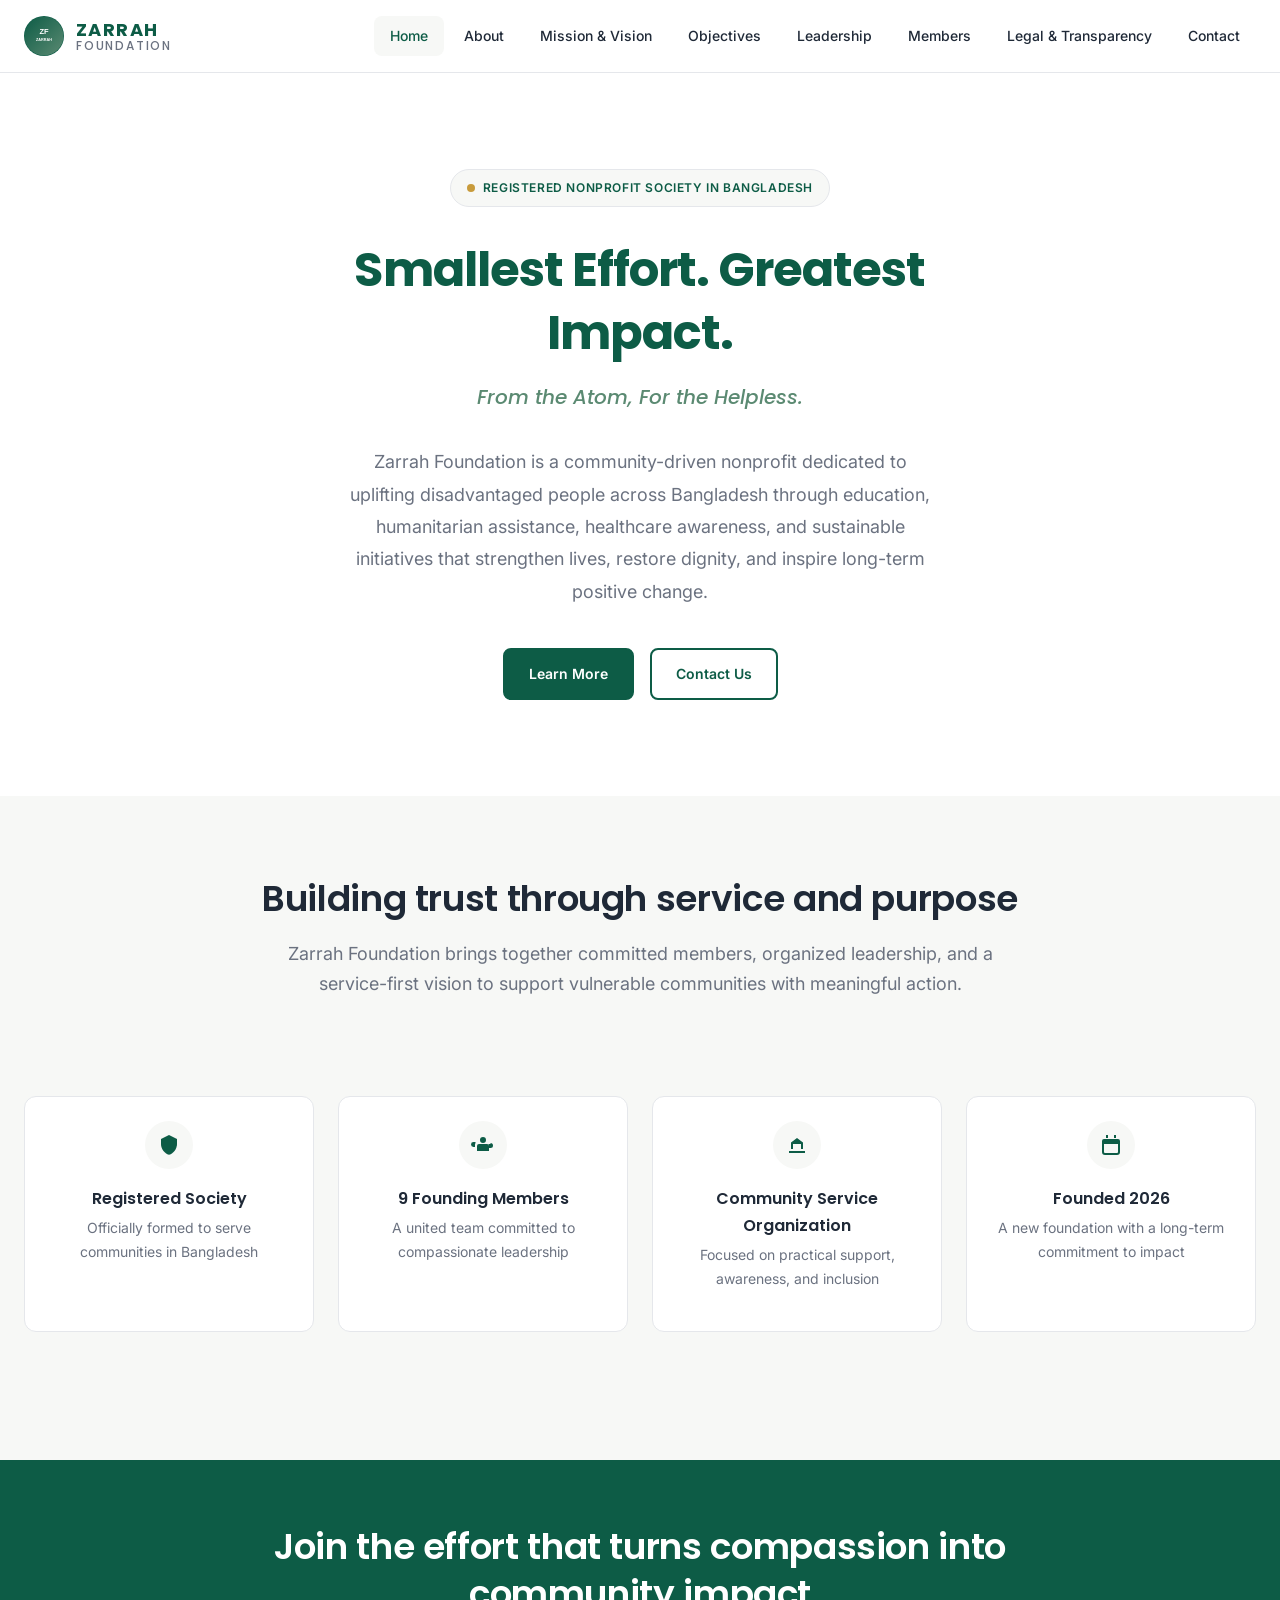
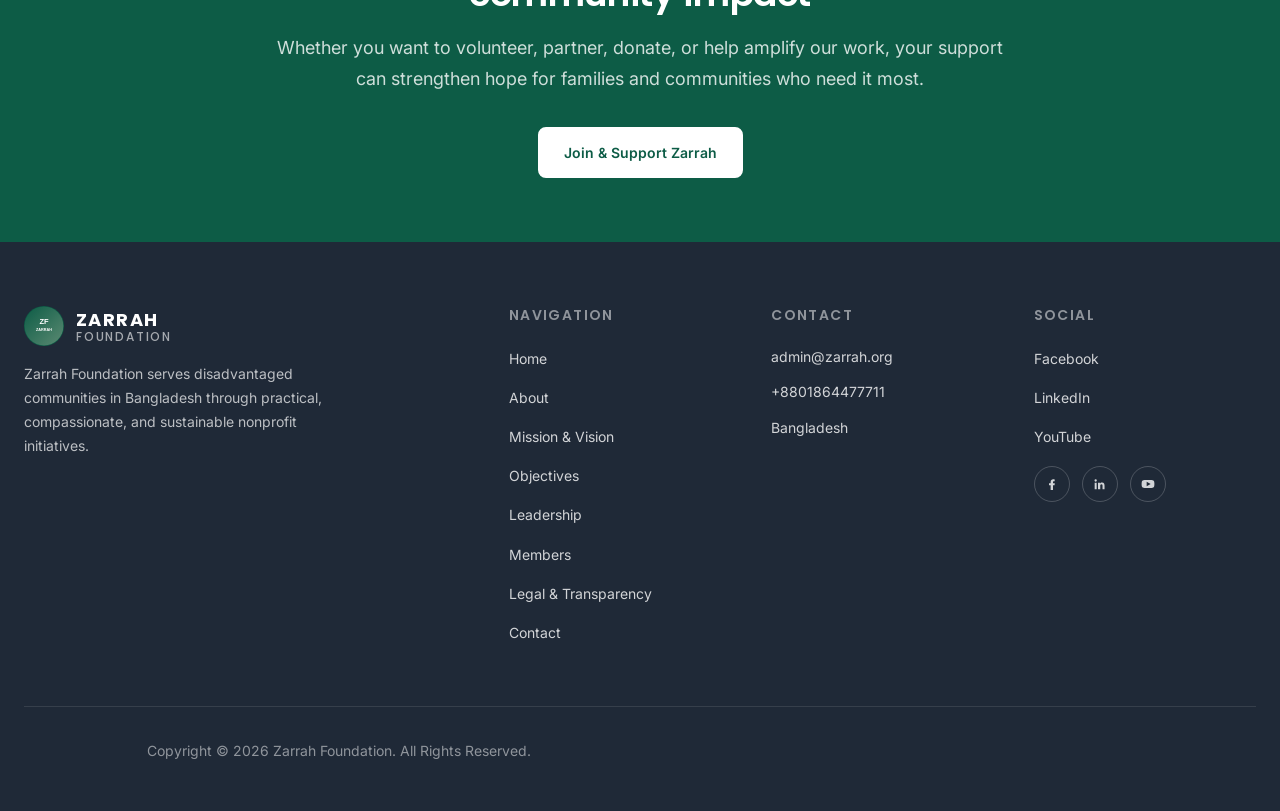
<file: index.html>
<!DOCTYPE html>
<html lang="en">
  <head>
    <meta charset="UTF-8" />
    <meta name="viewport" content="width=device-width, initial-scale=1.0" />
    <title>Zarrah Foundation — Smallest Effort. Greatest Impact.</title>
    <meta
      name="description"
      content="Zarrah Foundation empowers disadvantaged communities through education, humanitarian assistance, healthcare awareness, and sustainable community initiatives in Bangladesh."
    />
    <meta name="theme-color" content="#0D5C46" />
    <meta name="robots" content="index, follow" />

      <link rel="icon" type="image/x-icon" href="/favicon.ico">
  <link rel="apple-touch-icon" sizes="180x180" href="/apple-touch-icon.png">
<link rel="canonical" href="https://zarrah.org/" />
    <link rel="preconnect" href="https://fonts.googleapis.com" />
    <link rel="preconnect" href="https://fonts.gstatic.com" crossorigin />
    <link
      href="https://fonts.googleapis.com/css2?family=Inter:wght@400;500;600;700&family=Poppins:wght@500;600;700&display=swap"
      rel="stylesheet"
    />
    <link rel="stylesheet" href="assets/css/style.css" />
    <link rel="stylesheet" href="assets/css/responsive.css" />

    <meta property="og:type" content="website" />
    <meta property="og:site_name" content="Zarrah Foundation" />
    <meta property="og:title" content="Zarrah Foundation — Smallest Effort. Greatest Impact." />
    <meta
      property="og:description"
      content="Zarrah Foundation empowers disadvantaged communities through education, humanitarian assistance, healthcare awareness, and sustainable community initiatives in Bangladesh."
    />
    <meta property="og:url" content="https://zarrah.org/" />
    <meta property="og:image" content="https://zarrah.org/assets/images/hero/og-home.png" />
    <meta property="og:image:alt" content="Zarrah Foundation home page" />

    <meta name="twitter:card" content="summary_large_image" />
    <meta name="twitter:title" content="Zarrah Foundation — Smallest Effort. Greatest Impact." />
    <meta
      name="twitter:description"
      content="Zarrah Foundation empowers disadvantaged communities through education, humanitarian assistance, healthcare awareness, and sustainable community initiatives in Bangladesh."
    />
    <meta name="twitter:image" content="https://zarrah.org/assets/images/hero/og-home.png" />
    <meta name="twitter:image:alt" content="Zarrah Foundation home page" />

    <script type="application/ld+json">
      {
        "@context": "https://schema.org",
        "@type": "Organization",
        "name": "Zarrah Foundation",
        "url": "https://zarrah.org/",
        "logo": "https://zarrah.org/assets/images/logo/logo.png",
        "slogan": "Smallest Effort. Greatest Impact.",
        "description": "Zarrah Foundation empowers disadvantaged communities through education, humanitarian assistance, healthcare awareness, and sustainable community initiatives in Bangladesh.",
        "email": "admin@zarrah.org",
        "telephone": "+8801864477711",
        "foundingDate": "2026",
        "areaServed": "Bangladesh",
        "address": {
          "@type": "PostalAddress",
          "addressCountry": "BD"
        },
        "sameAs": [
          "https://www.facebook.com/zarrah.org",
          "http://linkedin.com/company/zarrah-foundation",
          "https://www.youtube.com/@ZarrahFoundation"
        ]
      }
    </script>
    <script src="assets/js/app.js" defer></script>
  </head>
  <body>
    <a class="skip-link" href="#main-content">Skip to main content</a>

    <header class="header" id="top">
      <div class="container">
        <div class="header__inner">
          <a class="logo" href="index.html" aria-label="Zarrah Foundation home">
            <div class="logo__mark" aria-hidden="true">
              <span
                style="font-size:0.42rem;line-height:1.05;font-weight:700;letter-spacing:0.05em;color:#fff;text-align:center;text-transform:uppercase;"
              >
                ZARRAH<br />FOUNDATION
              </span>
            </div>
            <span class="logo__text">
              <span class="logo__name">Zarrah</span>
              <span class="logo__tagline">Foundation</span>
            </span>
          </a>

          <button
            class="nav-toggle"
            type="button"
            aria-expanded="false"
            aria-controls="site-navigation"
            aria-label="Toggle navigation"
          >
            <span class="nav-toggle__bar"></span>
            <span class="nav-toggle__bar"></span>
            <span class="nav-toggle__bar"></span>
          </button>

          <nav class="nav" id="site-navigation" aria-label="Primary navigation">
            <a class="nav__link" href="index.html">Home</a>
            <a class="nav__link" href="about.html">About</a>
            <a class="nav__link" href="mission.html">Mission &amp; Vision</a>
            <a class="nav__link" href="objectives.html">Objectives</a>
            <a class="nav__link" href="leadership.html">Leadership</a>
            <a class="nav__link" href="members.html">Members</a>
            <a class="nav__link" href="legal.html">Legal &amp; Transparency</a>
            <a class="nav__link" href="contact.html">Contact</a>
          </nav>
        </div>
      </div>
    </header>

    <main id="main-content">
      <section class="hero reveal" aria-labelledby="hero-title">
        <div class="container container--narrow">
          <div class="badge hero__badge">
            <span class="badge__dot" aria-hidden="true"></span>
            Registered Nonprofit Society in Bangladesh
          </div>
          <h1 id="hero-title">Smallest Effort. Greatest Impact.</h1>
          <p class="hero__subtitle">From the Atom, For the Helpless.</p>
          <p class="hero__description">
            Zarrah Foundation is a community-driven nonprofit dedicated to uplifting disadvantaged
            people across Bangladesh through education, humanitarian assistance, healthcare
            awareness, and sustainable initiatives that strengthen lives, restore dignity, and
            inspire long-term positive change.
          </p>
          <div class="hero__actions">
            <a class="btn btn--primary" href="about.html">Learn More</a>
            <a class="btn btn--secondary" href="contact.html">Contact Us</a>
          </div>
        </div>
      </section>

      <section class="section section--light" aria-labelledby="stats-title">
        <div class="container">
          <div class="section__header reveal">
            <h2 id="stats-title">Building trust through service and purpose</h2>
            <p>
              Zarrah Foundation brings together committed members, organized leadership, and a
              service-first vision to support vulnerable communities with meaningful action.
            </p>
          </div>

          <div class="stats" role="list" aria-label="Organization highlights">
            <article class="stat-item reveal" role="listitem">
              <div class="stat-item__icon" aria-hidden="true">
                <svg viewBox="0 0 24 24" role="img" aria-hidden="true">
                  <path d="M12 2 4 6v5c0 5 3.4 9.4 8 10.8 4.6-1.4 8-5.8 8-10.8V6l-8-4Z" />
                </svg>
              </div>
              <div class="stat-item__label">Registered Society</div>
              <p class="stat-item__value">Officially formed to serve communities in Bangladesh</p>
            </article>

            <article class="stat-item reveal" role="listitem">
              <div class="stat-item__icon" aria-hidden="true">
                <svg viewBox="0 0 24 24" role="img" aria-hidden="true">
                  <path d="M12 4a3 3 0 1 1 0 6 3 3 0 0 1 0-6Zm-6 9a2 2 0 0 1 2-2h8a2 2 0 0 1 2 2v5H6v-5Zm13.5-3a2.5 2.5 0 1 1 0 5H18v-2a3.9 3.9 0 0 0-.5-2h2Zm-15 0a3.9 3.9 0 0 0-.5 2v2H2.5a2.5 2.5 0 1 1 0-5h2Z" />
                </svg>
              </div>
              <div class="stat-item__label">9 Founding Members</div>
              <p class="stat-item__value">A united team committed to compassionate leadership</p>
            </article>

            <article class="stat-item reveal" role="listitem">
              <div class="stat-item__icon" aria-hidden="true">
                <svg viewBox="0 0 24 24" role="img" aria-hidden="true">
                  <path d="M4 18h16v2H4v-2Zm2-2V9.5l6-4.5 6 4.5V16h-2v-5h-8v5H6Z" />
                </svg>
              </div>
              <div class="stat-item__label">Community Service Organization</div>
              <p class="stat-item__value">Focused on practical support, awareness, and inclusion</p>
            </article>

            <article class="stat-item reveal" role="listitem">
              <div class="stat-item__icon" aria-hidden="true">
                <svg viewBox="0 0 24 24" role="img" aria-hidden="true">
                  <path d="M7 2h2v3H7V2Zm8 0h2v3h-2V2ZM5 6h14a2 2 0 0 1 2 2v11a3 3 0 0 1-3 3H6a3 3 0 0 1-3-3V8a2 2 0 0 1 2-2Zm0 5v8a1 1 0 0 0 1 1h12a1 1 0 0 0 1-1v-8H5Z" />
                </svg>
              </div>
              <div class="stat-item__label">Founded 2026</div>
              <p class="stat-item__value">A new foundation with a long-term commitment to impact</p>
            </article>
          </div>
        </div>
      </section>

      <section class="cta-band reveal" aria-labelledby="cta-title">
        <div class="container container--narrow">
          <h2 id="cta-title">Join the effort that turns compassion into community impact</h2>
          <p>
            Whether you want to volunteer, partner, donate, or help amplify our work, your support
            can strengthen hope for families and communities who need it most.
          </p>
          <a class="btn btn--primary" href="contact.html">Join &amp; Support Zarrah</a>
        </div>
      </section>
    </main>

    <footer class="footer">
      <div class="container">
        <div class="footer__grid">
          <div class="footer__brand reveal">
            <a class="logo" href="index.html" aria-label="Zarrah Foundation home">
              <div class="logo__mark" aria-hidden="true">
                <span
                  style="font-size:0.42rem;line-height:1.05;font-weight:700;letter-spacing:0.05em;color:#fff;text-align:center;text-transform:uppercase;"
                >
                  ZARRAH<br />FOUNDATION
                </span>
              </div>
              <span class="logo__text">
                <span class="logo__name">Zarrah</span>
                <span class="logo__tagline">Foundation</span>
              </span>
            </a>
            <p>
              Zarrah Foundation serves disadvantaged communities in Bangladesh through practical,
              compassionate, and sustainable nonprofit initiatives.
            </p>
          </div>

          <div class="reveal">
            <h2 class="footer__heading">Navigation</h2>
            <ul class="footer__links">
              <li><a href="index.html">Home</a></li>
              <li><a href="about.html">About</a></li>
              <li><a href="mission.html">Mission &amp; Vision</a></li>
              <li><a href="objectives.html">Objectives</a></li>
              <li><a href="leadership.html">Leadership</a></li>
              <li><a href="members.html">Members</a></li>
              <li><a href="legal.html">Legal &amp; Transparency</a></li>
              <li><a href="contact.html">Contact</a></li>
            </ul>
          </div>

          <div class="reveal">
            <h2 class="footer__heading">Contact</h2>
            <ul class="footer__contact">
              <li><a href="mailto:admin@zarrah.org">admin@zarrah.org</a></li>
              <li><a href="tel:+8801864477711">+8801864477711</a></li>
              <li>Bangladesh</li>
            </ul>
          </div>

          <div class="reveal">
            <h2 class="footer__heading">Social</h2>
            <ul class="footer__links">
              <li><a href="https://www.facebook.com/zarrah.org" target="_blank" rel="noopener noreferrer">Facebook</a></li>
              <li><a href="http://linkedin.com/company/zarrah-foundation" target="_blank" rel="noopener noreferrer">LinkedIn</a></li>
              <li><a href="https://www.youtube.com/@ZarrahFoundation" target="_blank" rel="noopener noreferrer">YouTube</a></li>
            </ul>
            <div class="footer__social" aria-label="Social media links">
              <a href="https://www.facebook.com/zarrah.org" target="_blank" rel="noopener noreferrer" aria-label="Facebook">
                <svg viewBox="0 0 24 24" aria-hidden="true"><path d="M13.5 21v-7h2.3l.4-3h-2.7V9.2c0-.9.3-1.5 1.6-1.5H16V5.1c-.4-.1-1.3-.1-2.2-.1-2.2 0-3.8 1.3-3.8 3.9V11H7.5v3H10v7h3.5Z" /></svg>
              </a>
              <a href="http://linkedin.com/company/zarrah-foundation" target="_blank" rel="noopener noreferrer" aria-label="LinkedIn">
                <svg viewBox="0 0 24 24" aria-hidden="true"><path d="M5.5 8.5A1.5 1.5 0 1 0 5.5 5a1.5 1.5 0 0 0 0 3.5ZM4 10h3v10H4V10Zm5 0h2.9v1.4h.1c.4-.8 1.4-1.7 3-1.7 3.2 0 3.8 2.1 3.8 4.8V20h-3v-4.9c0-1.2 0-2.6-1.6-2.6s-1.8 1.2-1.8 2.5V20H9V10Z" /></svg>
              </a>
              <a href="https://www.youtube.com/@ZarrahFoundation" target="_blank" rel="noopener noreferrer" aria-label="YouTube">
                <svg viewBox="0 0 24 24" aria-hidden="true"><path d="M21.2 8.4a2.8 2.8 0 0 0-2-2C17.5 6 12 6 12 6s-5.5 0-7.2.4a2.8 2.8 0 0 0-2 2A29 29 0 0 0 2.4 12c0 1.2.1 2.4.4 3.6a2.8 2.8 0 0 0 2 2c1.7.4 7.2.4 7.2.4s5.5 0 7.2-.4a2.8 2.8 0 0 0 2-2c.3-1.2.4-2.4.4-3.6s-.1-2.4-.4-3.6ZM10 15.5v-7l6 3.5-6 3.5Z" /></svg>
              </a>
            </div>
          </div>
        </div>

        <div class="footer__bottom">
          <p>Copyright © 2026 Zarrah Foundation. All Rights Reserved.</p>
        </div>
      </div>
    </footer>
  </body>
</html>
</file>
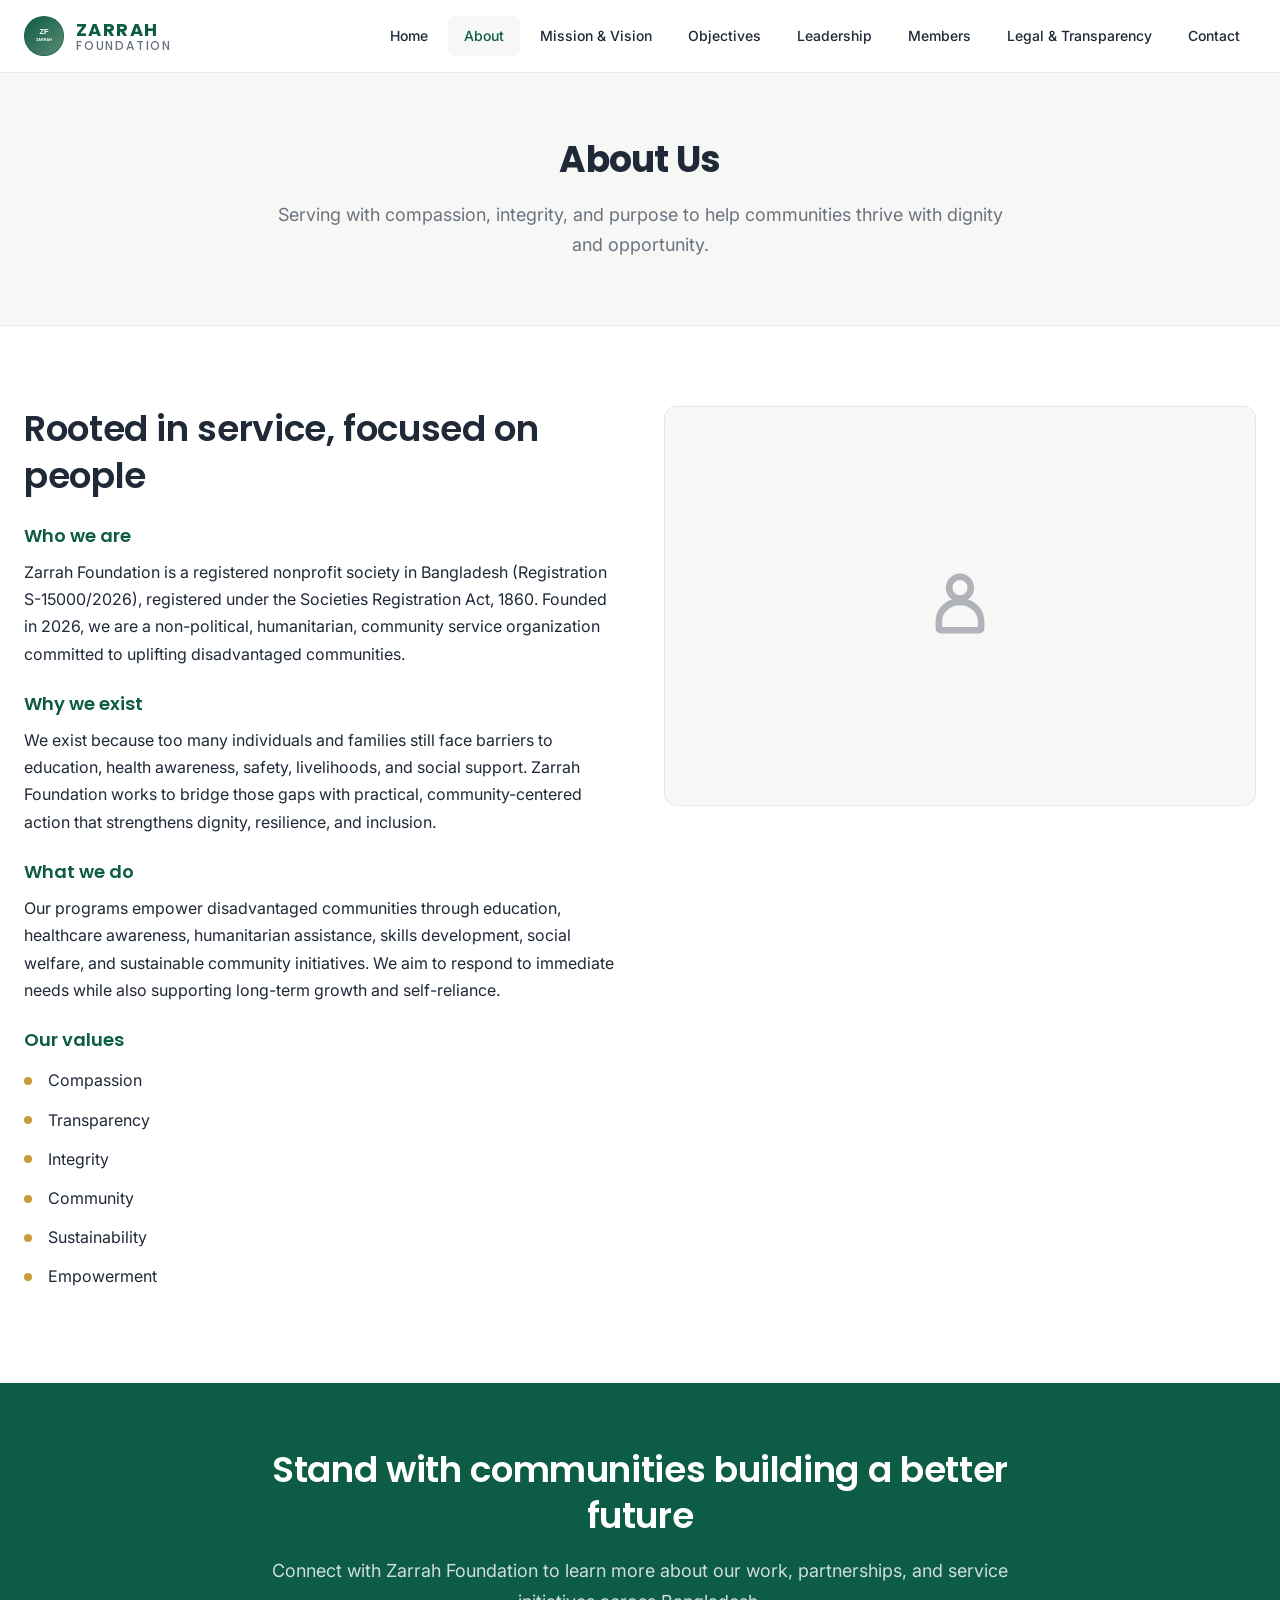
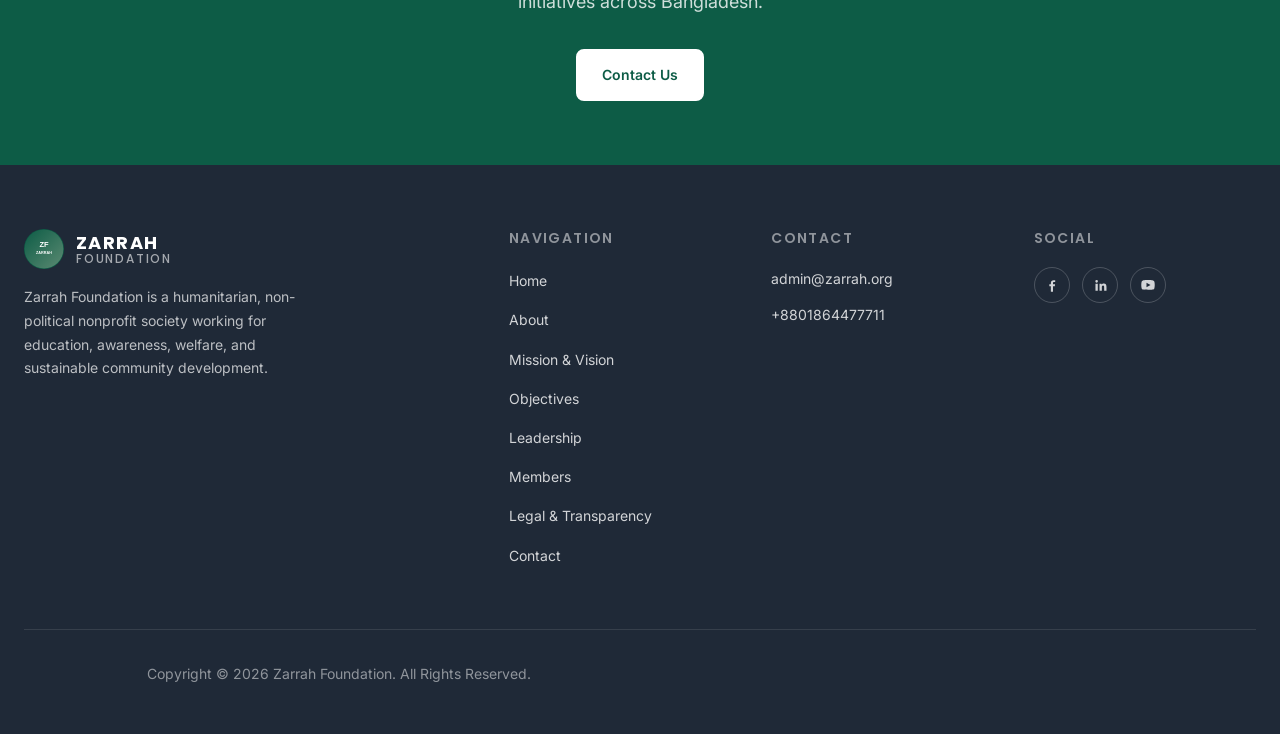
<file: about.html>
<!DOCTYPE html>
<html lang="en">
<head>
  <meta charset="UTF-8">
  <meta name="viewport" content="width=device-width, initial-scale=1.0">
  <title>About — Zarrah Foundation</title>
  <meta name="description" content="Learn about Zarrah Foundation, a registered nonprofit society in Bangladesh empowering disadvantaged communities through education, healthcare awareness, humanitarian assistance, skills development, social welfare, and sustainable community initiatives.">
  <meta name="theme-color" content="#0D5C46">
    <link rel="icon" type="image/x-icon" href="/favicon.ico">
  <link rel="apple-touch-icon" sizes="180x180" href="/apple-touch-icon.png">
<link rel="canonical" href="https://zarrah.org/about.html">
  <meta property="og:type" content="website">
  <meta property="og:site_name" content="Zarrah Foundation">
  <meta property="og:url" content="https://zarrah.org/about.html">
  <meta property="og:title" content="About — Zarrah Foundation">
  <meta property="og:description" content="Discover who we are, why we exist, what we do, and the values that guide Zarrah Foundation in serving communities across Bangladesh.">
  <meta name="twitter:card" content="summary">
  <meta name="twitter:title" content="About — Zarrah Foundation">
  <meta name="twitter:description" content="Discover who we are, why we exist, what we do, and the values that guide Zarrah Foundation in serving communities across Bangladesh.">
  <link rel="preconnect" href="https://fonts.googleapis.com">
  <link rel="preconnect" href="https://fonts.gstatic.com" crossorigin>
  <link href="https://fonts.googleapis.com/css2?family=Inter:wght@400;500;600;700&family=Poppins:wght@500;600;700&display=swap" rel="stylesheet">
  <link rel="stylesheet" href="assets/css/style.css">
  <link rel="stylesheet" href="assets/css/responsive.css">
  <script src="assets/js/app.js" defer></script>
</head>
<body>
  <a class="skip-link" href="#main-content">Skip to main content</a>

  <header class="header">
    <div class="container">
      <div class="header__inner">
        <a class="logo" href="index.html" aria-label="Zarrah Foundation home">
          <div class="logo__mark" aria-hidden="true">
            <svg viewBox="0 0 24 24" role="img" aria-hidden="true" focusable="false">
              <path d="M5 4h14v3L10 17h9v3H5v-3l9-10H5V4z"></path>
            </svg>
          </div>
          <div class="logo__text">
            <span class="logo__name">ZARRAH</span>
            <span class="logo__tagline">Foundation</span>
          </div>
        </a>

        <button class="nav-toggle" type="button" aria-expanded="false" aria-controls="site-nav" aria-label="Toggle navigation">
          <span class="nav-toggle__bar"></span>
          <span class="nav-toggle__bar"></span>
          <span class="nav-toggle__bar"></span>
        </button>

        <nav class="nav" id="site-nav" aria-label="Primary navigation">
          <a class="nav__link" href="index.html">Home</a>
          <a class="nav__link nav__link--active" href="about.html" aria-current="page">About</a>
          <a class="nav__link" href="mission.html">Mission &amp; Vision</a>
          <a class="nav__link" href="objectives.html">Objectives</a>
          <a class="nav__link" href="leadership.html">Leadership</a>
          <a class="nav__link" href="members.html">Members</a>
          <a class="nav__link" href="legal.html">Legal &amp; Transparency</a>
          <a class="nav__link" href="contact.html">Contact</a>
        </nav>
      </div>
    </div>
  </header>

  <main id="main-content">
    <section class="page-header reveal" aria-labelledby="page-title">
      <div class="container container--narrow">
        <h1 id="page-title">About Us</h1>
        <p>Serving with compassion, integrity, and purpose to help communities thrive with dignity and opportunity.</p>
      </div>
    </section>

    <section class="section">
      <div class="container">
        <div class="two-col">
          <div class="two-col__content reveal">
            <h2>Rooted in service, focused on people</h2>

            <h3>Who we are</h3>
            <p>Zarrah Foundation is a registered nonprofit society in Bangladesh (Registration S-15000/2026), registered under the Societies Registration Act, 1860. Founded in 2026, we are a non-political, humanitarian, community service organization committed to uplifting disadvantaged communities.</p>

            <h3>Why we exist</h3>
            <p>We exist because too many individuals and families still face barriers to education, health awareness, safety, livelihoods, and social support. Zarrah Foundation works to bridge those gaps with practical, community-centered action that strengthens dignity, resilience, and inclusion.</p>

            <h3>What we do</h3>
            <p>Our programs empower disadvantaged communities through education, healthcare awareness, humanitarian assistance, skills development, social welfare, and sustainable community initiatives. We aim to respond to immediate needs while also supporting long-term growth and self-reliance.</p>

            <h3>Our values</h3>
            <ul class="values-list">
              <li>Compassion</li>
              <li>Transparency</li>
              <li>Integrity</li>
              <li>Community</li>
              <li>Sustainability</li>
              <li>Empowerment</li>
            </ul>
          </div>

          <div class="two-col__visual reveal" aria-hidden="true">
            <svg viewBox="0 0 64 64" role="img" focusable="false">
              <path d="M32 6c6.2 0 11.3 5.1 11.3 11.3 0 3.8-1.9 7.4-5 9.5 7.6 2.1 13.2 9 13.2 17.2V50a4 4 0 0 1-4 4H16.5a4 4 0 0 1-4-4v-6c0-8.2 5.6-15.1 13.2-17.2-3.1-2.1-5-5.7-5-9.5C20.7 11.1 25.8 6 32 6Zm0 5.3a6 6 0 1 0 0 12 6 6 0 0 0 0-12Zm0 20c-7.9 0-14.3 5.7-14.3 12.7v4.7h28.6V44c0-7-6.4-12.7-14.3-12.7Z"></path>
            </svg>
          </div>
        </div>
      </div>
    </section>

    <section class="cta-band reveal" aria-labelledby="cta-title">
      <div class="container container--narrow">
        <h2 id="cta-title">Stand with communities building a better future</h2>
        <p>Connect with Zarrah Foundation to learn more about our work, partnerships, and service initiatives across Bangladesh.</p>
        <a class="btn btn--primary" href="contact.html">Contact Us</a>
      </div>
    </section>
  </main>

  <footer class="footer">
    <div class="container">
      <div class="footer__grid">
        <div class="footer__brand">
          <a class="logo" href="index.html" aria-label="Zarrah Foundation home">
            <div class="logo__mark" aria-hidden="true">
              <svg viewBox="0 0 24 24" role="img" aria-hidden="true" focusable="false">
                <path d="M5 4h14v3L10 17h9v3H5v-3l9-10H5V4z"></path>
              </svg>
            </div>
            <div class="logo__text">
              <span class="logo__name">ZARRAH</span>
              <span class="logo__tagline">Foundation</span>
            </div>
          </a>
          <p>Zarrah Foundation is a humanitarian, non-political nonprofit society working for education, awareness, welfare, and sustainable community development.</p>
        </div>

        <div>
          <h2 class="footer__heading">Navigation</h2>
          <ul class="footer__links">
            <li><a href="index.html">Home</a></li>
            <li><a href="about.html">About</a></li>
            <li><a href="mission.html">Mission &amp; Vision</a></li>
            <li><a href="objectives.html">Objectives</a></li>
            <li><a href="leadership.html">Leadership</a></li>
            <li><a href="members.html">Members</a></li>
            <li><a href="legal.html">Legal &amp; Transparency</a></li>
            <li><a href="contact.html">Contact</a></li>
          </ul>
        </div>

        <div>
          <h2 class="footer__heading">Contact</h2>
          <ul class="footer__contact">
            <li><a href="mailto:admin@zarrah.org">admin@zarrah.org</a></li>
            <li><a href="tel:+8801864477711">+8801864477711</a></li>
          </ul>
        </div>

        <div>
          <h2 class="footer__heading">Social</h2>
          <div class="footer__social">
            <a href="https://www.facebook.com/zarrah.org" target="_blank" rel="noopener noreferrer" aria-label="Facebook">
              <svg viewBox="0 0 24 24" role="img" aria-hidden="true" focusable="false">
                <path d="M13.5 22v-8h2.7l.4-3h-3.1V9.1c0-.9.3-1.6 1.6-1.6h1.7V4.8c-.3 0-1.3-.1-2.4-.1-2.4 0-4.1 1.5-4.1 4.2V11H8v3h2.3v8h3.2Z"></path>
              </svg>
            </a>
            <a href="http://linkedin.com/company/zarrah-foundation" target="_blank" rel="noopener noreferrer" aria-label="LinkedIn">
              <svg viewBox="0 0 24 24" role="img" aria-hidden="true" focusable="false">
                <path d="M6.94 8.5A1.94 1.94 0 1 1 6.94 4.6a1.94 1.94 0 0 1 0 3.88ZM5.2 9.98h3.48V20.5H5.2V9.98Zm5.67 0h3.34v1.43h.05c.46-.88 1.6-1.8 3.3-1.8 3.53 0 4.18 2.32 4.18 5.35v5.54h-3.48v-4.91c0-1.17-.02-2.68-1.63-2.68-1.63 0-1.88 1.27-1.88 2.59v5h-3.48V9.98Z"></path>
              </svg>
            </a>
            <a href="https://www.youtube.com/@ZarrahFoundation" target="_blank" rel="noopener noreferrer" aria-label="YouTube">
              <svg viewBox="0 0 24 24" role="img" aria-hidden="true" focusable="false">
                <path d="M21.6 7.2a2.96 2.96 0 0 0-2.09-2.09C17.67 4.6 12 4.6 12 4.6s-5.67 0-7.51.51A2.96 2.96 0 0 0 2.4 7.2 31.5 31.5 0 0 0 1.9 12c0 1.62.17 3.23.5 4.8a2.96 2.96 0 0 0 2.09 2.09c1.84.51 7.51.51 7.51.51s5.67 0 7.51-.51a2.96 2.96 0 0 0 2.09-2.09c.33-1.57.5-3.18.5-4.8s-.17-3.23-.5-4.8ZM9.75 15.3V8.7L15.8 12l-6.05 3.3Z"></path>
              </svg>
            </a>
          </div>
        </div>
      </div>

      <div class="footer__bottom">
        <p>Copyright © 2026 Zarrah Foundation. All Rights Reserved.</p>
      </div>
    </div>
  </footer>
</body>
</html>
</file>
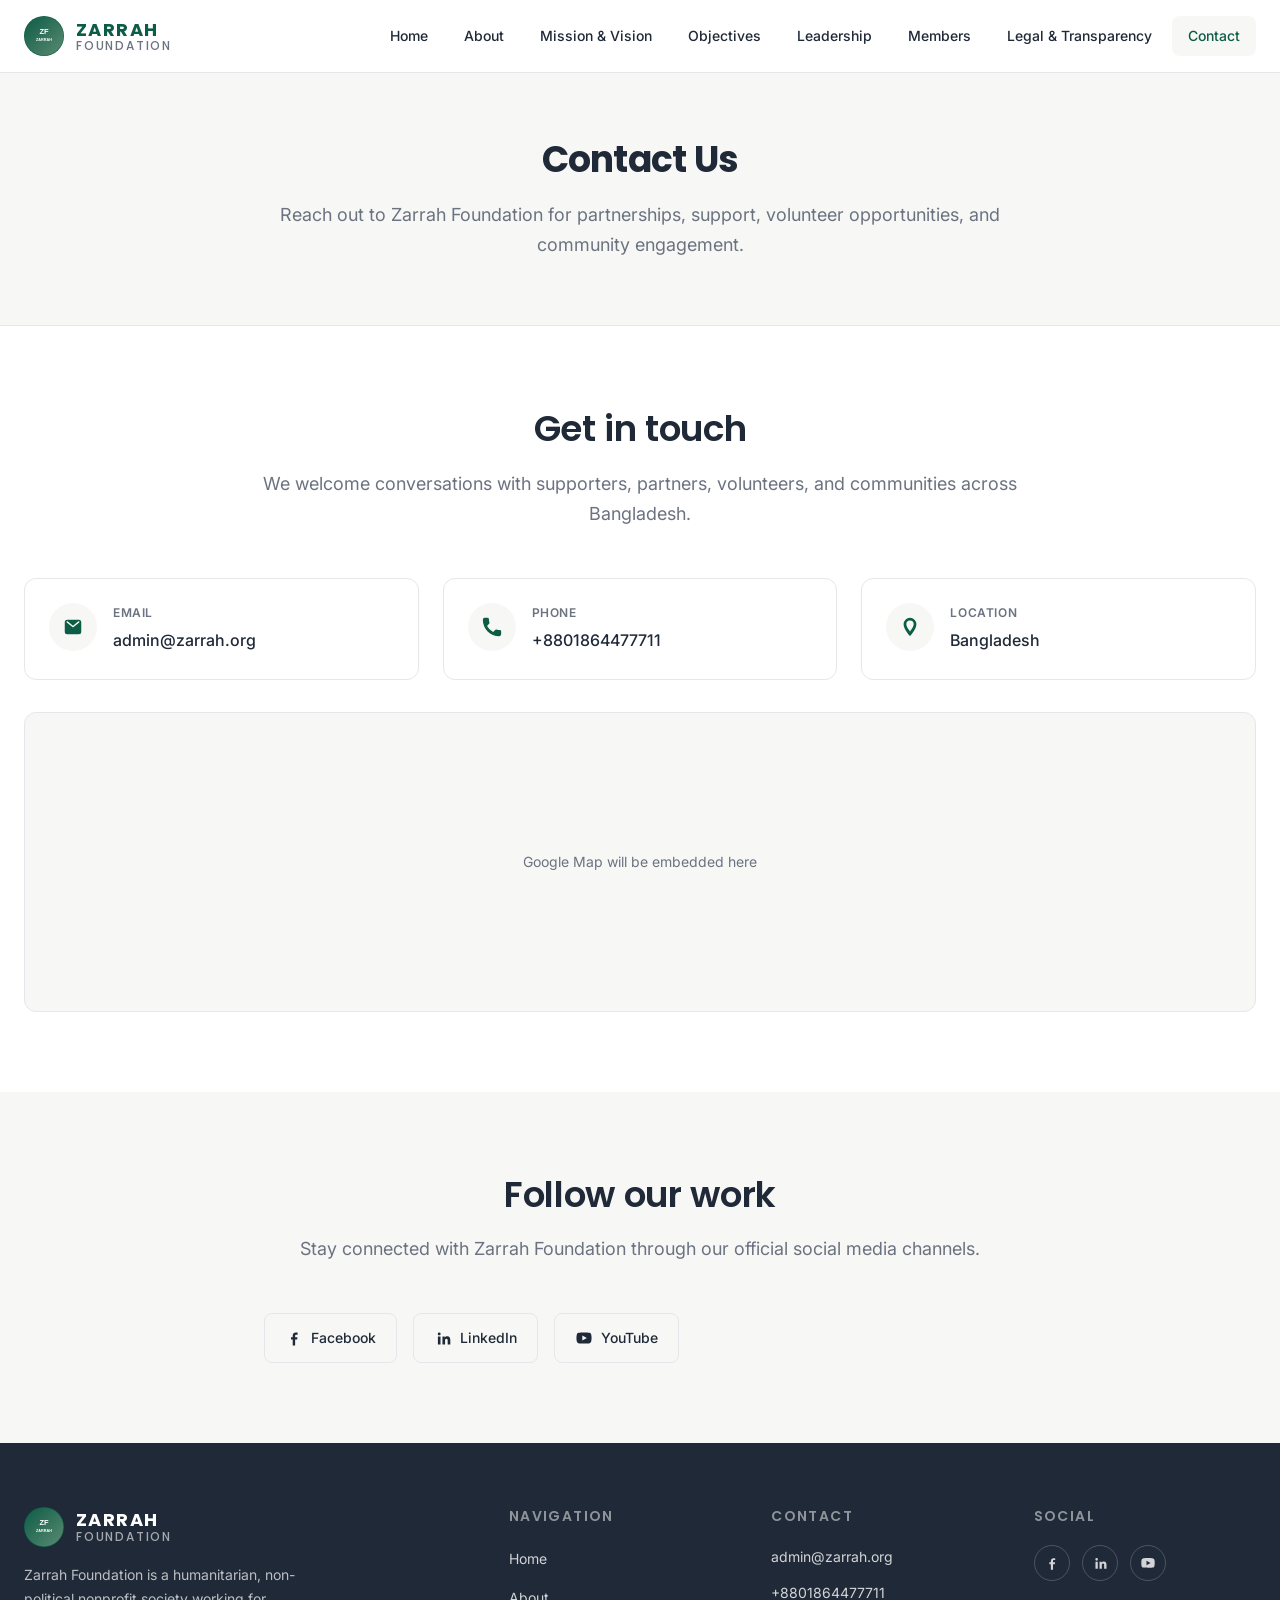
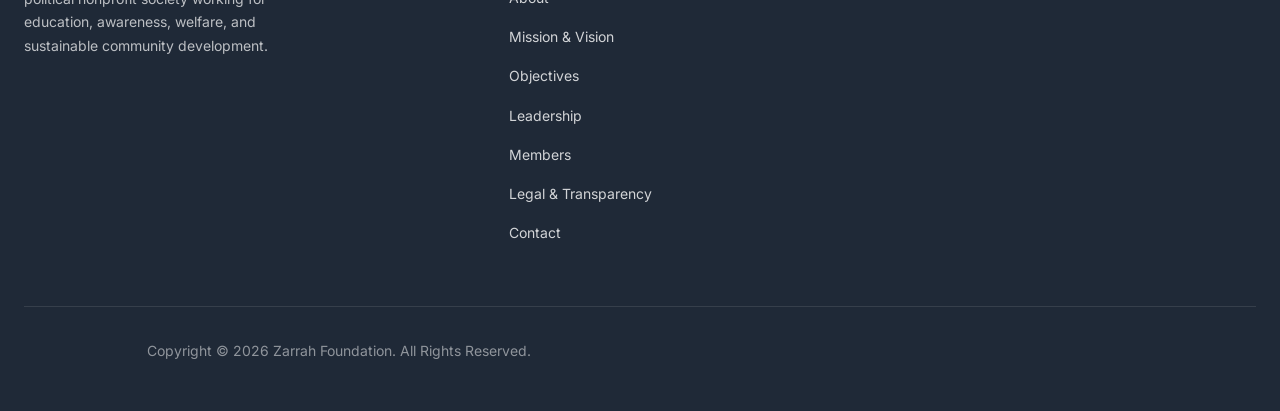
<file: contact.html>
<!DOCTYPE html>
<html lang="en">
<head>
  <meta charset="UTF-8">
  <meta name="viewport" content="width=device-width, initial-scale=1.0">
  <title>Contact — Zarrah Foundation</title>
  <meta name="description" content="Contact Zarrah Foundation to connect about partnerships, community initiatives, volunteering, and support opportunities across Bangladesh.">
  <meta name="theme-color" content="#0D5C46">
    <link rel="icon" type="image/x-icon" href="/favicon.ico">
  <link rel="apple-touch-icon" sizes="180x180" href="/apple-touch-icon.png">
<link rel="canonical" href="https://zarrah.org/contact.html">
  <meta property="og:type" content="website">
  <meta property="og:site_name" content="Zarrah Foundation">
  <meta property="og:url" content="https://zarrah.org/contact.html">
  <meta property="og:title" content="Contact — Zarrah Foundation">
  <meta property="og:description" content="Get in touch with Zarrah Foundation by email, phone, or social media for partnerships, support, and community engagement.">
  <meta name="twitter:card" content="summary">
  <meta name="twitter:title" content="Contact — Zarrah Foundation">
  <meta name="twitter:description" content="Get in touch with Zarrah Foundation by email, phone, or social media for partnerships, support, and community engagement.">
  <link rel="preconnect" href="https://fonts.googleapis.com">
  <link rel="preconnect" href="https://fonts.gstatic.com" crossorigin>
  <link href="https://fonts.googleapis.com/css2?family=Inter:wght@400;500;600;700&family=Poppins:wght@500;600;700&display=swap" rel="stylesheet">
  <link rel="stylesheet" href="assets/css/style.css">
  <link rel="stylesheet" href="assets/css/responsive.css">
  <script src="assets/js/app.js" defer></script>
</head>
<body>
  <a class="skip-link" href="#main-content">Skip to main content</a>

  <header class="header">
    <div class="container">
      <div class="header__inner">
        <a class="logo" href="index.html" aria-label="Zarrah Foundation home">
          <div class="logo__mark" aria-hidden="true">
            <svg viewBox="0 0 24 24" role="img" aria-hidden="true" focusable="false">
              <path d="M5 4h14v3L10 17h9v3H5v-3l9-10H5V4z"></path>
            </svg>
          </div>
          <div class="logo__text">
            <span class="logo__name">ZARRAH</span>
            <span class="logo__tagline">FOUNDATION</span>
          </div>
        </a>

        <button class="nav-toggle" type="button" aria-expanded="false" aria-controls="site-nav" aria-label="Toggle navigation">
          <span class="nav-toggle__bar"></span>
          <span class="nav-toggle__bar"></span>
          <span class="nav-toggle__bar"></span>
        </button>

        <nav class="nav" id="site-nav" aria-label="Primary navigation">
          <a class="nav__link" href="index.html">Home</a>
          <a class="nav__link" href="about.html">About</a>
          <a class="nav__link" href="mission.html">Mission &amp; Vision</a>
          <a class="nav__link" href="objectives.html">Objectives</a>
          <a class="nav__link" href="leadership.html">Leadership</a>
          <a class="nav__link" href="members.html">Members</a>
          <a class="nav__link" href="legal.html">Legal &amp; Transparency</a>
          <a class="nav__link nav__link--active" href="contact.html" aria-current="page">Contact</a>
        </nav>
      </div>
    </div>
  </header>

  <main id="main-content">
    <section class="page-header reveal" aria-labelledby="page-title">
      <div class="container container--narrow">
        <h1 id="page-title">Contact Us</h1>
        <p>Reach out to Zarrah Foundation for partnerships, support, volunteer opportunities, and community engagement.</p>
      </div>
    </section>

    <section class="section" aria-labelledby="contact-details-title">
      <div class="container">
        <div class="section__header reveal">
          <h2 id="contact-details-title">Get in touch</h2>
          <p>We welcome conversations with supporters, partners, volunteers, and communities across Bangladesh.</p>
        </div>

        <div class="contact-grid">
          <article class="contact-card reveal">
            <div class="contact-card__icon" aria-hidden="true">
              <svg viewBox="0 0 24 24" role="img" focusable="false">
                <path d="M3 6.75A2.75 2.75 0 0 1 5.75 4h12.5A2.75 2.75 0 0 1 21 6.75v10.5A2.75 2.75 0 0 1 18.25 20H5.75A2.75 2.75 0 0 1 3 17.25V6.75Zm2.2.26 6.17 4.93a1 1 0 0 0 1.26 0l6.17-4.93a.75.75 0 1 0-.94-1.17L12 10.59 6.14 5.84a.75.75 0 0 0-.94 1.17Z"></path>
              </svg>
            </div>
            <div>
              <div class="contact-card__label">Email</div>
              <div class="contact-card__value"><a href="mailto:admin@zarrah.org">admin@zarrah.org</a></div>
            </div>
          </article>

          <article class="contact-card reveal">
            <div class="contact-card__icon" aria-hidden="true">
              <svg viewBox="0 0 24 24" role="img" focusable="false">
                <path d="M6.62 10.79a15.46 15.46 0 0 0 6.59 6.59l2.2-2.2a1.5 1.5 0 0 1 1.53-.36c1.09.36 2.26.55 3.46.55A1.6 1.6 0 0 1 22 16.97V20A1.99 1.99 0 0 1 20 22C10.06 22 2 13.94 2 4a1.99 1.99 0 0 1 2-2h3.03a1.6 1.6 0 0 1 1.6 1.6c0 1.2.19 2.37.55 3.46a1.5 1.5 0 0 1-.36 1.53l-2.2 2.2Z"></path>
              </svg>
            </div>
            <div>
              <div class="contact-card__label">Phone</div>
              <div class="contact-card__value"><a href="tel:+8801864477711">+8801864477711</a></div>
            </div>
          </article>

          <article class="contact-card reveal">
            <div class="contact-card__icon" aria-hidden="true">
              <svg viewBox="0 0 24 24" role="img" focusable="false">
                <path d="M12 2a7 7 0 0 1 7 7c0 5.25-7 13-7 13S5 14.25 5 9a7 7 0 0 1 7-7Zm0 3a4 4 0 0 0-4 4c0 1.87 1.54 4.63 4 8 2.46-3.37 4-6.13 4-8a4 4 0 0 0-4-4Z"></path>
              </svg>
            </div>
            <div>
              <div class="contact-card__label">Location</div>
              <div class="contact-card__value">Bangladesh</div>
            </div>
          </article>
        </div>

        <div class="map-placeholder reveal" role="img" aria-label="Google Map will be embedded here">
          <span class="map-placeholder__text">Google Map will be embedded here</span>
        </div>
      </div>
    </section>

    <section class="section section--light" aria-labelledby="social-title">
      <div class="container container--narrow">
        <div class="section__header reveal">
          <h2 id="social-title">Follow our work</h2>
          <p>Stay connected with Zarrah Foundation through our official social media channels.</p>
        </div>

        <div class="social-links reveal" aria-label="Social media links">
          <a class="social-link" href="https://www.facebook.com/zarrah.org" target="_blank" rel="noopener noreferrer" aria-label="Facebook">
            <svg viewBox="0 0 24 24" role="img" aria-hidden="true" focusable="false">
              <path d="M13.5 22v-8h2.7l.4-3h-3.1V9.1c0-.9.3-1.6 1.6-1.6h1.7V4.8c-.3 0-1.3-.1-2.4-.1-2.4 0-4.1 1.5-4.1 4.2V11H8v3h2.3v8h3.2Z"></path>
            </svg>
            <span>Facebook</span>
          </a>
          <a class="social-link" href="http://linkedin.com/company/zarrah-foundation" target="_blank" rel="noopener noreferrer" aria-label="LinkedIn">
            <svg viewBox="0 0 24 24" role="img" aria-hidden="true" focusable="false">
              <path d="M6.94 8.5A1.94 1.94 0 1 1 6.94 4.6a1.94 1.94 0 0 1 0 3.88ZM5.2 9.98h3.48V20.5H5.2V9.98Zm5.67 0h3.34v1.43h.05c.46-.88 1.6-1.8 3.3-1.8 3.53 0 4.18 2.32 4.18 5.35v5.54h-3.48v-4.91c0-1.17-.02-2.68-1.63-2.68-1.63 0-1.88 1.27-1.88 2.59v5h-3.48V9.98Z"></path>
            </svg>
            <span>LinkedIn</span>
          </a>
          <a class="social-link" href="https://www.youtube.com/@ZarrahFoundation" target="_blank" rel="noopener noreferrer" aria-label="YouTube">
            <svg viewBox="0 0 24 24" role="img" aria-hidden="true" focusable="false">
              <path d="M21.6 7.2a2.96 2.96 0 0 0-2.09-2.09C17.67 4.6 12 4.6 12 4.6s-5.67 0-7.51.51A2.96 2.96 0 0 0 2.4 7.2 31.5 31.5 0 0 0 1.9 12c0 1.62.17 3.23.5 4.8a2.96 2.96 0 0 0 2.09 2.09c1.84.51 7.51.51 7.51.51s5.67 0 7.51-.51a2.96 2.96 0 0 0 2.09-2.09c.33-1.57.5-3.18.5-4.8s-.17-3.23-.5-4.8ZM9.75 15.3V8.7L15.8 12l-6.05 3.3Z"></path>
            </svg>
            <span>YouTube</span>
          </a>
        </div>
      </div>
    </section>
  </main>

  <footer class="footer">
    <div class="container">
      <div class="footer__grid">
        <div class="footer__brand reveal">
          <a class="logo" href="index.html" aria-label="Zarrah Foundation home">
            <div class="logo__mark" aria-hidden="true">
              <svg viewBox="0 0 24 24" role="img" aria-hidden="true" focusable="false">
                <path d="M5 4h14v3L10 17h9v3H5v-3l9-10H5V4z"></path>
              </svg>
            </div>
            <div class="logo__text">
              <span class="logo__name">ZARRAH</span>
              <span class="logo__tagline">FOUNDATION</span>
            </div>
          </a>
          <p>Zarrah Foundation is a humanitarian, non-political nonprofit society working for education, awareness, welfare, and sustainable community development.</p>
        </div>

        <div class="reveal">
          <h2 class="footer__heading">Navigation</h2>
          <ul class="footer__links">
            <li><a href="index.html">Home</a></li>
            <li><a href="about.html">About</a></li>
            <li><a href="mission.html">Mission &amp; Vision</a></li>
            <li><a href="objectives.html">Objectives</a></li>
            <li><a href="leadership.html">Leadership</a></li>
            <li><a href="members.html">Members</a></li>
            <li><a href="legal.html">Legal &amp; Transparency</a></li>
            <li><a href="contact.html" aria-current="page">Contact</a></li>
          </ul>
        </div>

        <div class="reveal">
          <h2 class="footer__heading">Contact</h2>
          <ul class="footer__contact">
            <li><a href="mailto:admin@zarrah.org">admin@zarrah.org</a></li>
            <li><a href="tel:+8801864477711">+8801864477711</a></li>
          </ul>
        </div>

        <div class="reveal">
          <h2 class="footer__heading">Social</h2>
          <div class="footer__social" aria-label="Social media links">
            <a href="https://www.facebook.com/zarrah.org" target="_blank" rel="noopener noreferrer" aria-label="Facebook">
              <svg viewBox="0 0 24 24" role="img" aria-hidden="true" focusable="false">
                <path d="M13.5 22v-8h2.7l.4-3h-3.1V9.1c0-.9.3-1.6 1.6-1.6h1.7V4.8c-.3 0-1.3-.1-2.4-.1-2.4 0-4.1 1.5-4.1 4.2V11H8v3h2.3v8h3.2Z"></path>
              </svg>
            </a>
            <a href="http://linkedin.com/company/zarrah-foundation" target="_blank" rel="noopener noreferrer" aria-label="LinkedIn">
              <svg viewBox="0 0 24 24" role="img" aria-hidden="true" focusable="false">
                <path d="M6.94 8.5A1.94 1.94 0 1 1 6.94 4.6a1.94 1.94 0 0 1 0 3.88ZM5.2 9.98h3.48V20.5H5.2V9.98Zm5.67 0h3.34v1.43h.05c.46-.88 1.6-1.8 3.3-1.8 3.53 0 4.18 2.32 4.18 5.35v5.54h-3.48v-4.91c0-1.17-.02-2.68-1.63-2.68-1.63 0-1.88 1.27-1.88 2.59v5h-3.48V9.98Z"></path>
              </svg>
            </a>
            <a href="https://www.youtube.com/@ZarrahFoundation" target="_blank" rel="noopener noreferrer" aria-label="YouTube">
              <svg viewBox="0 0 24 24" role="img" aria-hidden="true" focusable="false">
                <path d="M21.6 7.2a2.96 2.96 0 0 0-2.09-2.09C17.67 4.6 12 4.6 12 4.6s-5.67 0-7.51.51A2.96 2.96 0 0 0 2.4 7.2 31.5 31.5 0 0 0 1.9 12c0 1.62.17 3.23.5 4.8a2.96 2.96 0 0 0 2.09 2.09c1.84.51 7.51.51 7.51.51s5.67 0 7.51-.51a2.96 2.96 0 0 0 2.09-2.09c.33-1.57.5-3.18.5-4.8s-.17-3.23-.5-4.8ZM9.75 15.3V8.7L15.8 12l-6.05 3.3Z"></path>
              </svg>
            </a>
          </div>
        </div>
      </div>

      <div class="footer__bottom">
        <p>Copyright © 2026 Zarrah Foundation. All Rights Reserved.</p>
      </div>
    </div>
  </footer>
</body>
</html>
</file>
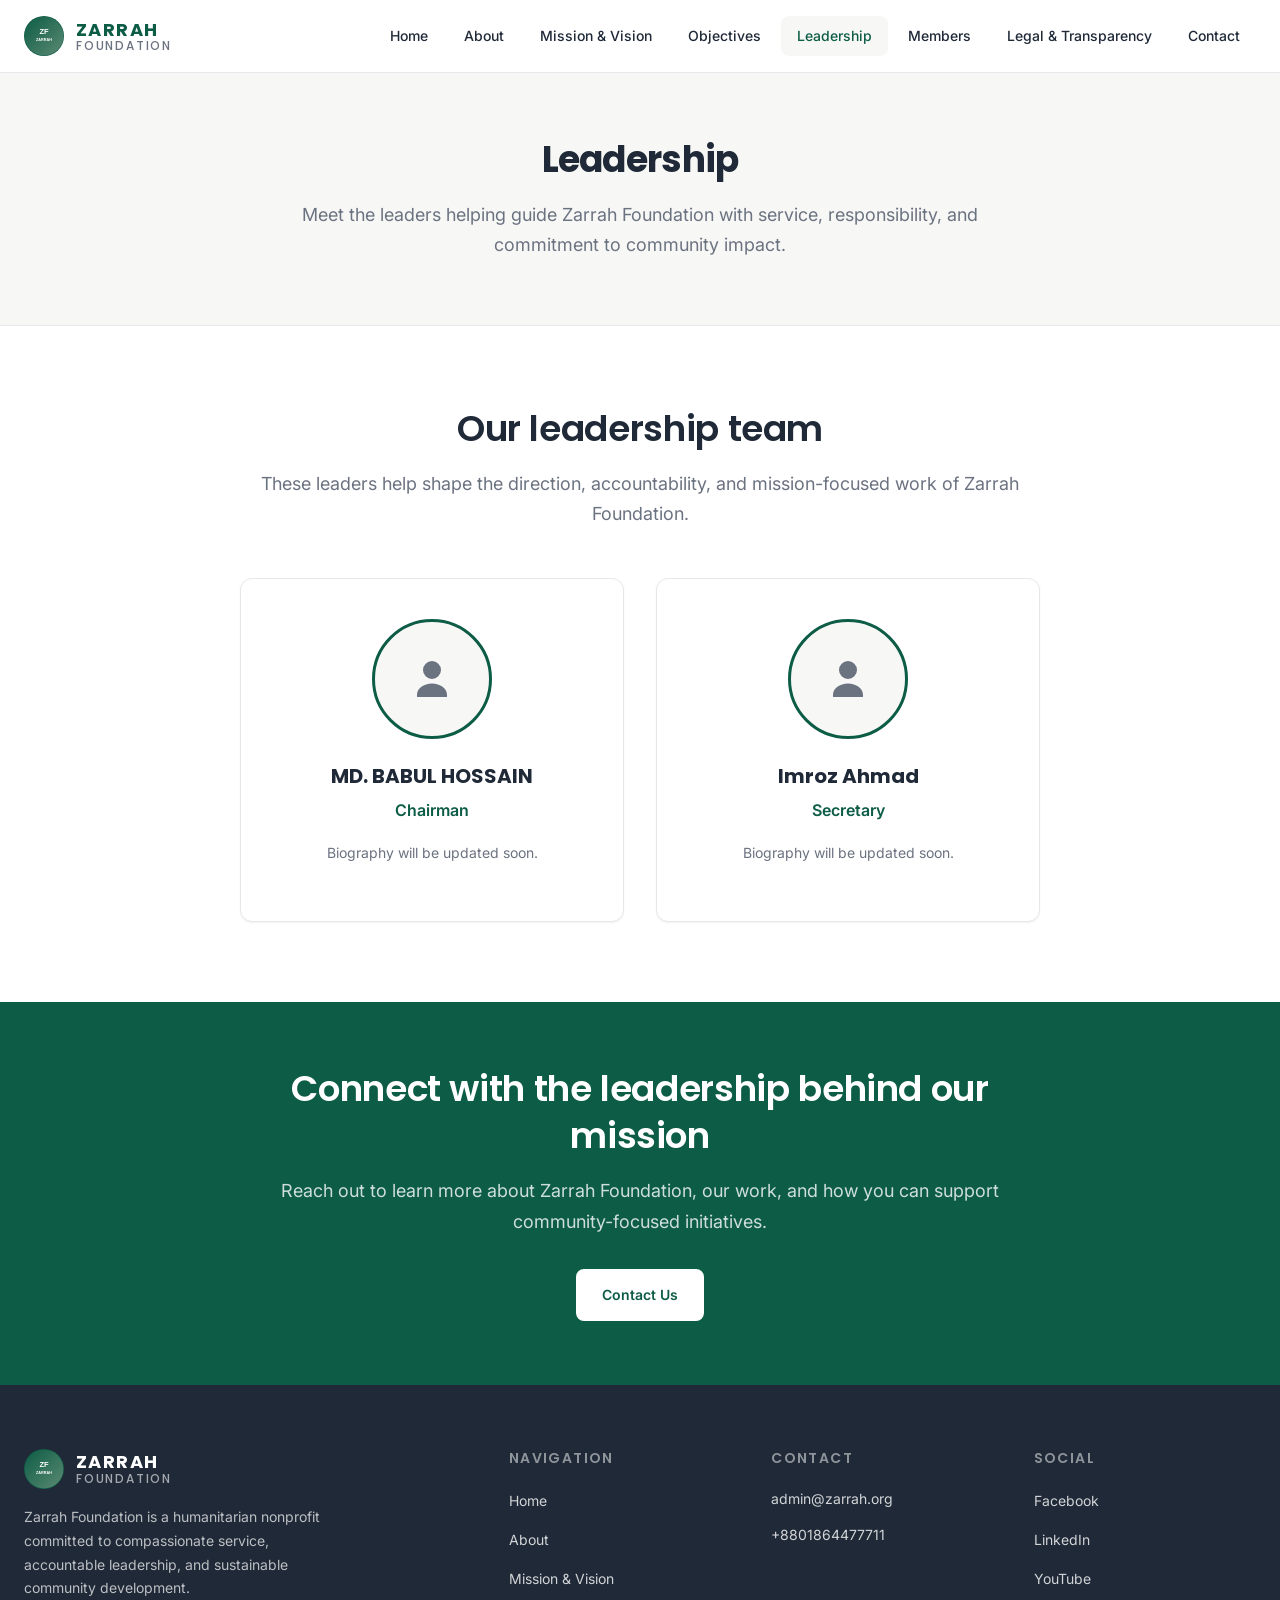
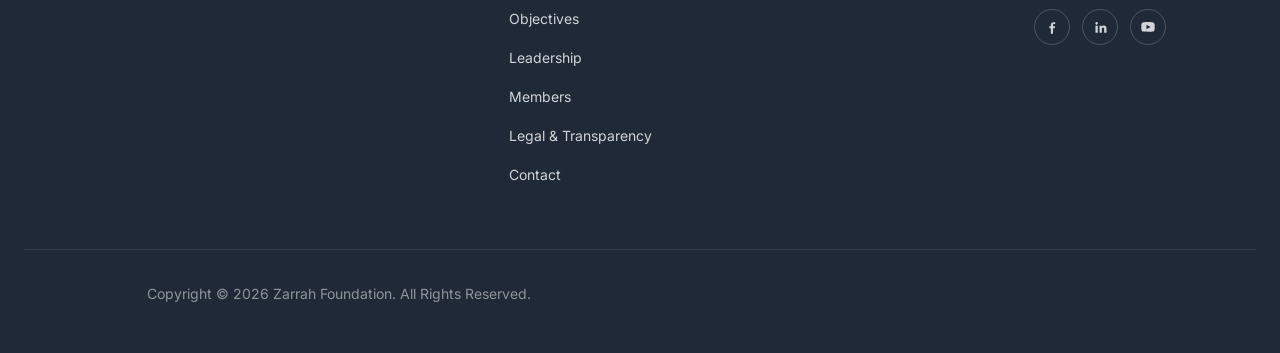
<file: leadership.html>
<!DOCTYPE html>
<html lang="en">
<head>
  <meta charset="UTF-8">
  <meta name="viewport" content="width=device-width, initial-scale=1.0">
  <title>Leadership — Zarrah Foundation</title>
  <meta name="description" content="Meet the leadership of Zarrah Foundation and learn about the people guiding our mission of compassionate community impact in Bangladesh.">
  <meta name="theme-color" content="#0D5C46">
    <link rel="icon" type="image/x-icon" href="/favicon.ico">
  <link rel="apple-touch-icon" sizes="180x180" href="/apple-touch-icon.png">
<link rel="canonical" href="https://zarrah.org/leadership.html">

  <meta property="og:type" content="website">
  <meta property="og:site_name" content="Zarrah Foundation">
  <meta property="og:url" content="https://zarrah.org/leadership.html">
  <meta property="og:title" content="Leadership — Zarrah Foundation">
  <meta property="og:description" content="Meet the leadership team of Zarrah Foundation, including the Chairman and Secretary guiding our work in Bangladesh.">

  <meta name="twitter:card" content="summary">
  <meta name="twitter:title" content="Leadership — Zarrah Foundation">
  <meta name="twitter:description" content="Meet the leadership team of Zarrah Foundation, including the Chairman and Secretary guiding our work in Bangladesh.">

  <link rel="preconnect" href="https://fonts.googleapis.com">
  <link rel="preconnect" href="https://fonts.gstatic.com" crossorigin>
  <link href="https://fonts.googleapis.com/css2?family=Inter:wght@400;500;600;700&family=Poppins:wght@500;600;700&display=swap" rel="stylesheet">
  <link rel="stylesheet" href="assets/css/style.css">
  <link rel="stylesheet" href="assets/css/responsive.css">
  <script src="assets/js/app.js" defer></script>
</head>
<body>
  <a class="skip-link" href="#main-content">Skip to main content</a>

  <header class="header">
    <div class="container">
      <div class="header__inner">
        <a class="logo" href="index.html" aria-label="Zarrah Foundation home">
          <span class="logo__mark" aria-hidden="true">
            <svg viewBox="0 0 24 24" role="img" aria-hidden="true" focusable="false">
              <circle cx="12" cy="12" r="10"></circle>
            </svg>
          </span>
          <span class="logo__text">
            <span class="logo__name">ZARRAH</span>
            <span class="logo__tagline">FOUNDATION</span>
          </span>
        </a>

        <button class="nav-toggle" type="button" aria-expanded="false" aria-controls="site-nav" aria-label="Toggle navigation">
          <span class="nav-toggle__bar"></span>
          <span class="nav-toggle__bar"></span>
          <span class="nav-toggle__bar"></span>
        </button>

        <nav class="nav" id="site-nav" aria-label="Primary navigation">
          <a class="nav__link" href="index.html">Home</a>
          <a class="nav__link" href="about.html">About</a>
          <a class="nav__link" href="mission.html">Mission &amp; Vision</a>
          <a class="nav__link" href="objectives.html">Objectives</a>
          <a class="nav__link nav__link--active" href="leadership.html" aria-current="page">Leadership</a>
          <a class="nav__link" href="members.html">Members</a>
          <a class="nav__link" href="legal.html">Legal &amp; Transparency</a>
          <a class="nav__link" href="contact.html">Contact</a>
        </nav>
      </div>
    </div>
  </header>

  <main id="main-content">
    <section class="page-header reveal" aria-labelledby="page-title">
      <div class="container container--narrow">
        <h1 id="page-title">Leadership</h1>
        <p>Meet the leaders helping guide Zarrah Foundation with service, responsibility, and commitment to community impact.</p>
      </div>
    </section>

    <section class="section" aria-labelledby="leadership-team-title">
      <div class="container">
        <div class="section__header reveal">
          <h2 id="leadership-team-title">Our leadership team</h2>
          <p>These leaders help shape the direction, accountability, and mission-focused work of Zarrah Foundation.</p>
        </div>

        <div class="leadership-cards">
          <article class="leadership-card reveal">
            <div class="leadership-card__photo" aria-hidden="true">
              <svg viewBox="0 0 64 64" role="img" focusable="false">
                <path d="M32 8a12 12 0 1 1 0 24 12 12 0 0 1 0-24Zm0 30c11.05 0 20 6.72 20 15v3H12v-3c0-8.28 8.95-15 20-15Z"></path>
              </svg>
            </div>
            <h3 class="leadership-card__name">MD. BABUL HOSSAIN</h3>
            <p class="leadership-card__designation">Chairman</p>
            <p class="leadership-card__bio">Biography will be updated soon.</p>
          </article>

          <article class="leadership-card reveal">
            <div class="leadership-card__photo" aria-hidden="true">
              <svg viewBox="0 0 64 64" role="img" focusable="false">
                <path d="M32 8a12 12 0 1 1 0 24 12 12 0 0 1 0-24Zm0 30c11.05 0 20 6.72 20 15v3H12v-3c0-8.28 8.95-15 20-15Z"></path>
              </svg>
            </div>
            <h3 class="leadership-card__name">Imroz Ahmad</h3>
            <p class="leadership-card__designation">Secretary</p>
            <p class="leadership-card__bio">Biography will be updated soon.</p>
          </article>
        </div>
      </div>
    </section>

    <section class="cta-band reveal" aria-labelledby="cta-title">
      <div class="container container--narrow">
        <h2 id="cta-title">Connect with the leadership behind our mission</h2>
        <p>Reach out to learn more about Zarrah Foundation, our work, and how you can support community-focused initiatives.</p>
        <a class="btn btn--primary" href="contact.html">Contact Us</a>
      </div>
    </section>
  </main>

  <footer class="footer">
    <div class="container">
      <div class="footer__grid">
        <div class="footer__brand reveal">
          <a class="logo" href="index.html" aria-label="Zarrah Foundation home">
            <span class="logo__mark" aria-hidden="true">
              <svg viewBox="0 0 24 24" role="img" aria-hidden="true" focusable="false">
                <circle cx="12" cy="12" r="10"></circle>
              </svg>
            </span>
            <span class="logo__text">
              <span class="logo__name">ZARRAH</span>
              <span class="logo__tagline">FOUNDATION</span>
            </span>
          </a>
          <p>Zarrah Foundation is a humanitarian nonprofit committed to compassionate service, accountable leadership, and sustainable community development.</p>
        </div>

        <div class="reveal">
          <h2 class="footer__heading">Navigation</h2>
          <ul class="footer__links">
            <li><a href="index.html">Home</a></li>
            <li><a href="about.html">About</a></li>
            <li><a href="mission.html">Mission &amp; Vision</a></li>
            <li><a href="objectives.html">Objectives</a></li>
            <li><a href="leadership.html" aria-current="page">Leadership</a></li>
            <li><a href="members.html">Members</a></li>
            <li><a href="legal.html">Legal &amp; Transparency</a></li>
            <li><a href="contact.html">Contact</a></li>
          </ul>
        </div>

        <div class="reveal">
          <h2 class="footer__heading">Contact</h2>
          <ul class="footer__contact footer__links">
            <li><a href="mailto:admin@zarrah.org">admin@zarrah.org</a></li>
            <li><a href="tel:+8801864477711">+8801864477711</a></li>
          </ul>
        </div>

        <div class="reveal">
          <h2 class="footer__heading">Social</h2>
          <ul class="footer__links">
            <li><a href="https://www.facebook.com/zarrah.org" target="_blank" rel="noopener noreferrer">Facebook</a></li>
            <li><a href="http://linkedin.com/company/zarrah-foundation" target="_blank" rel="noopener noreferrer">LinkedIn</a></li>
            <li><a href="https://www.youtube.com/@ZarrahFoundation" target="_blank" rel="noopener noreferrer">YouTube</a></li>
          </ul>
          <div class="footer__social" aria-label="Social media links">
            <a href="https://www.facebook.com/zarrah.org" target="_blank" rel="noopener noreferrer" aria-label="Facebook">
              <svg viewBox="0 0 24 24" role="img" aria-hidden="true" focusable="false">
                <path d="M13.5 22v-8h2.7l.4-3h-3.1V9.1c0-.9.3-1.6 1.6-1.6h1.7V4.8c-.3 0-1.3-.1-2.4-.1-2.4 0-4.1 1.5-4.1 4.2V11H8v3h2.3v8h3.2Z"></path>
              </svg>
            </a>
            <a href="http://linkedin.com/company/zarrah-foundation" target="_blank" rel="noopener noreferrer" aria-label="LinkedIn">
              <svg viewBox="0 0 24 24" role="img" aria-hidden="true" focusable="false">
                <path d="M6.94 8.5A1.94 1.94 0 1 1 6.94 4.6a1.94 1.94 0 0 1 0 3.88ZM5.2 9.98h3.48V20.5H5.2V9.98Zm5.67 0h3.34v1.43h.05c.46-.88 1.6-1.8 3.3-1.8 3.53 0 4.18 2.32 4.18 5.35v5.54h-3.48v-4.91c0-1.17-.02-2.68-1.63-2.68-1.63 0-1.88 1.27-1.88 2.59v5h-3.48V9.98Z"></path>
              </svg>
            </a>
            <a href="https://www.youtube.com/@ZarrahFoundation" target="_blank" rel="noopener noreferrer" aria-label="YouTube">
              <svg viewBox="0 0 24 24" role="img" aria-hidden="true" focusable="false">
                <path d="M21.6 7.2a2.96 2.96 0 0 0-2.09-2.09C17.67 4.6 12 4.6 12 4.6s-5.67 0-7.51.51A2.96 2.96 0 0 0 2.4 7.2 31.5 31.5 0 0 0 1.9 12c0 1.62.17 3.23.5 4.8a2.96 2.96 0 0 0 2.09 2.09c1.84.51 7.51.51 7.51.51s5.67 0 7.51-.51a2.96 2.96 0 0 0 2.09-2.09c.33-1.57.5-3.18.5-4.8s-.17-3.23-.5-4.8ZM9.75 15.3V8.7L15.8 12l-6.05 3.3Z"></path>
              </svg>
            </a>
          </div>
        </div>
      </div>

      <div class="footer__bottom">
        <p>Copyright © 2026 Zarrah Foundation. All Rights Reserved.</p>
      </div>
    </div>
  </footer>
</body>
</html>
</file>
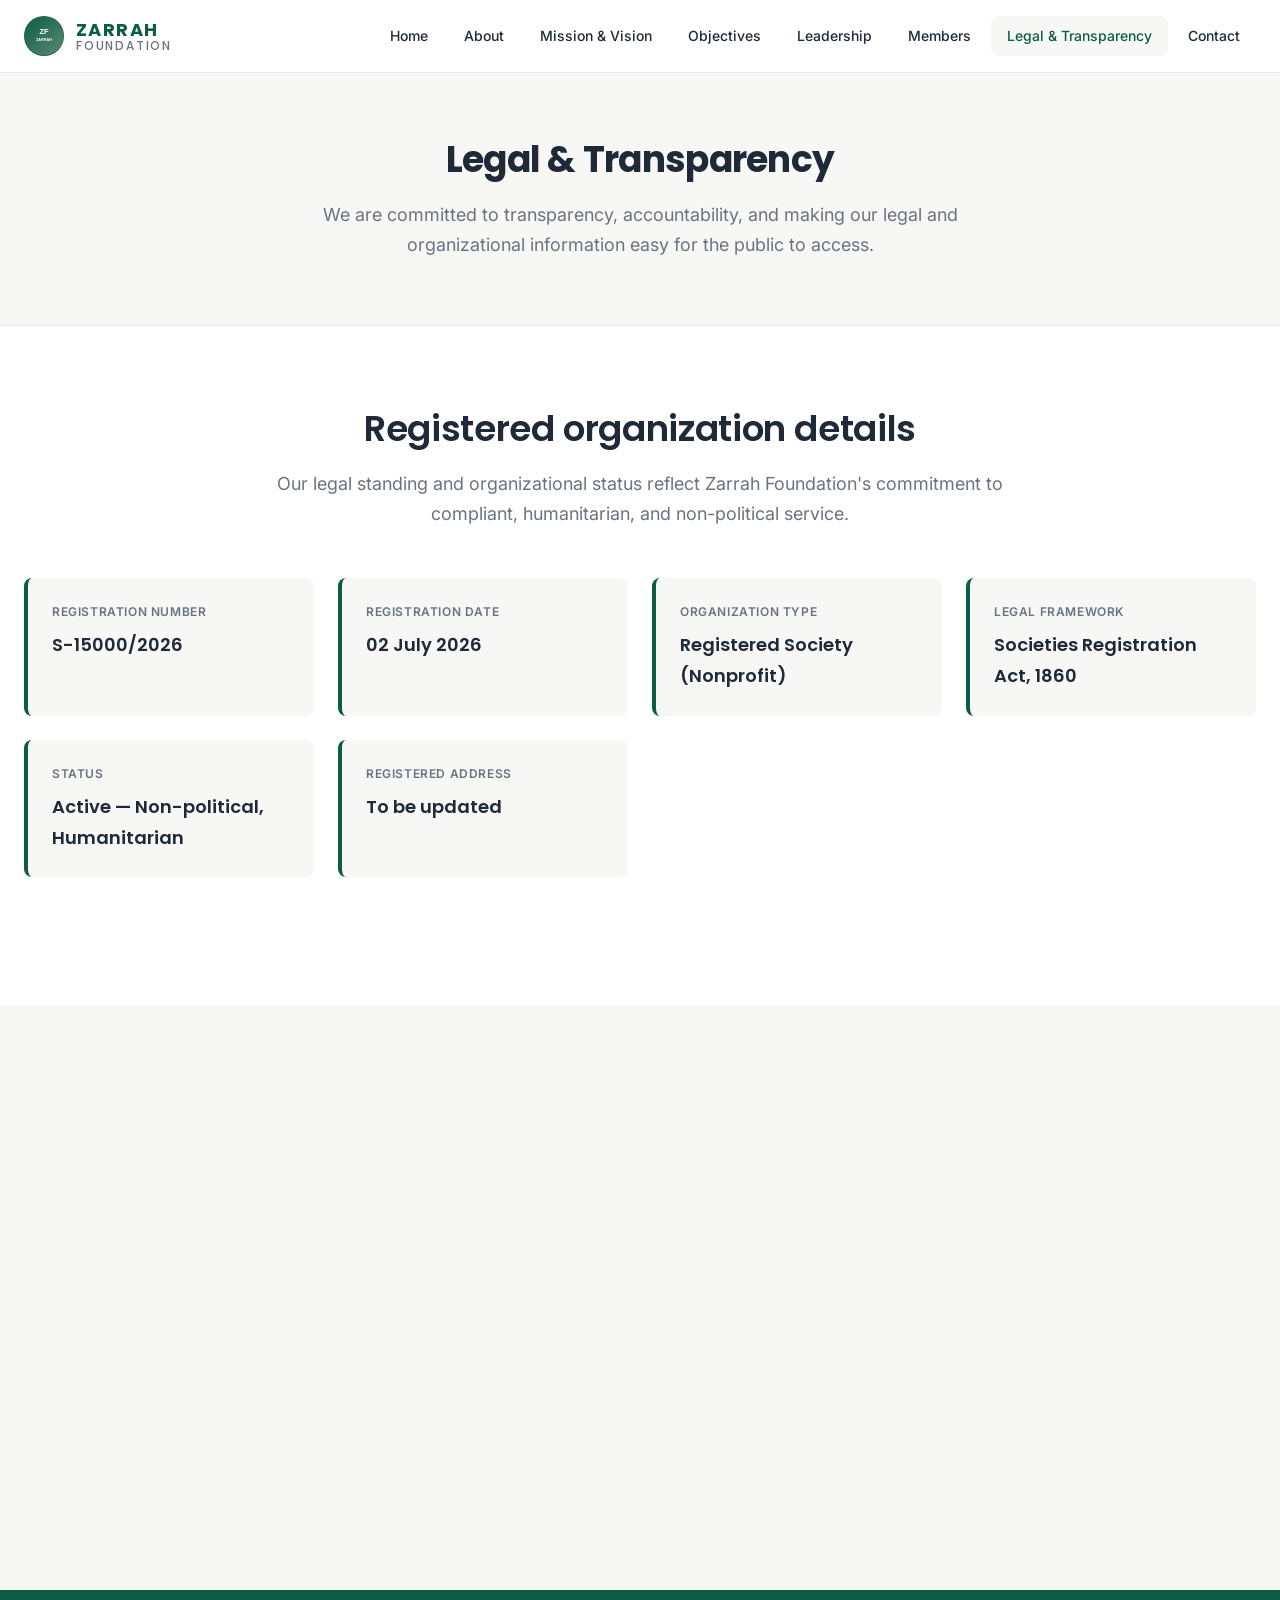
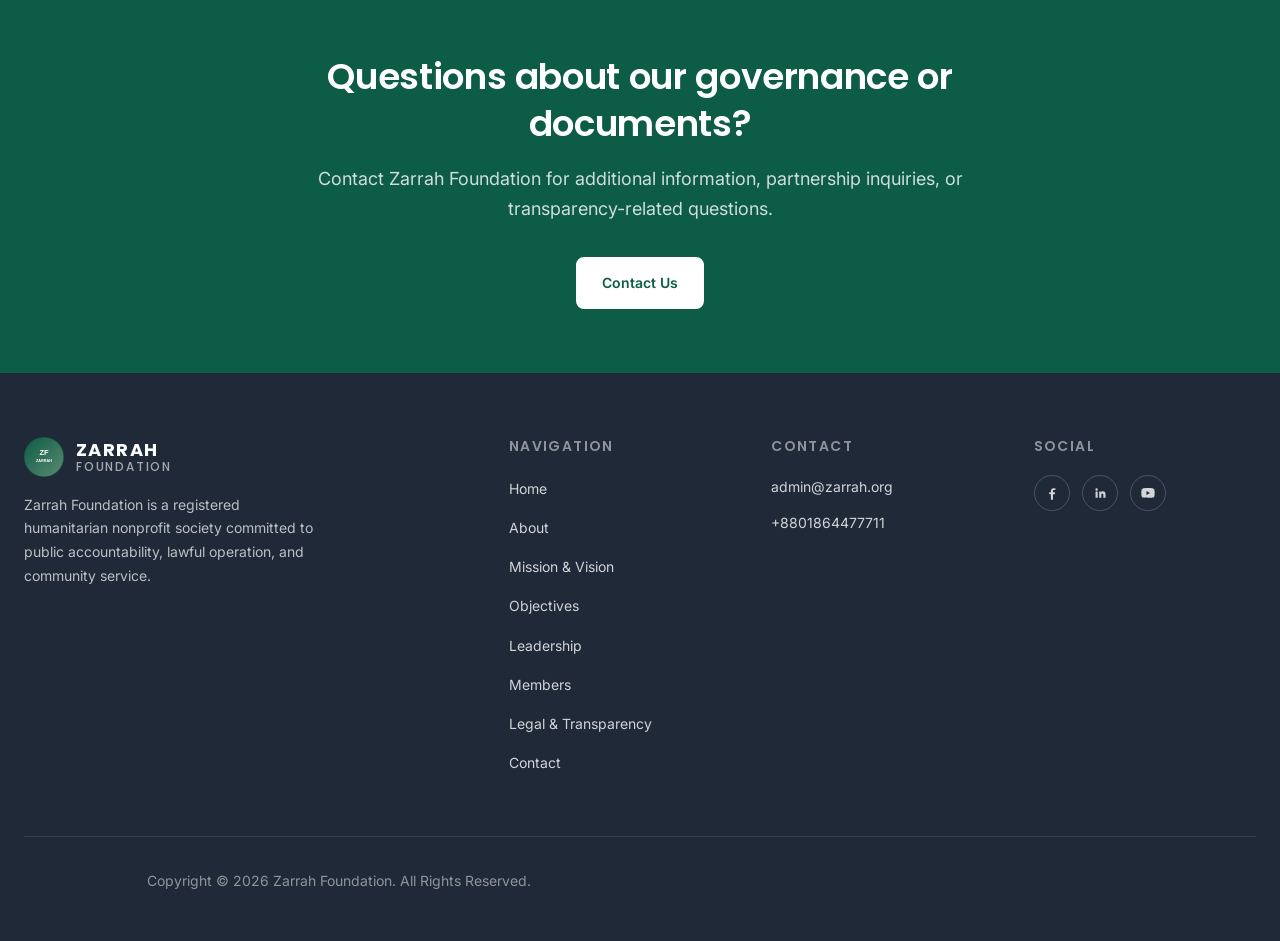
<file: legal.html>
<!DOCTYPE html>
<html lang="en">
<head>
  <meta charset="UTF-8">
  <meta name="viewport" content="width=device-width, initial-scale=1.0">
  <title>Legal &amp; Transparency — Zarrah Foundation</title>
  <meta name="description" content="Access Zarrah Foundation's legal details and transparency documents, reflecting our commitment to openness, accountability, and public trust.">
  <meta name="theme-color" content="#0D5C46">
    <link rel="icon" type="image/x-icon" href="/favicon.ico">
  <link rel="apple-touch-icon" sizes="180x180" href="/apple-touch-icon.png">
<link rel="canonical" href="https://zarrah.org/legal.html">
  <meta property="og:type" content="website">
  <meta property="og:site_name" content="Zarrah Foundation">
  <meta property="og:url" content="https://zarrah.org/legal.html">
  <meta property="og:title" content="Legal &amp; Transparency — Zarrah Foundation">
  <meta property="og:description" content="Review Zarrah Foundation's legal registration details and official document availability as part of our commitment to transparency.">
  <meta name="twitter:card" content="summary">
  <meta name="twitter:title" content="Legal &amp; Transparency — Zarrah Foundation">
  <meta name="twitter:description" content="Review Zarrah Foundation's legal registration details and official document availability as part of our commitment to transparency.">
  <link rel="preconnect" href="https://fonts.googleapis.com">
  <link rel="preconnect" href="https://fonts.gstatic.com" crossorigin>
  <link href="https://fonts.googleapis.com/css2?family=Inter:wght@400;500;600;700&family=Poppins:wght@500;600;700&display=swap" rel="stylesheet">
  <link rel="stylesheet" href="assets/css/style.css">
  <link rel="stylesheet" href="assets/css/responsive.css">
  <script src="assets/js/app.js" defer></script>
</head>
<body>
  <a class="skip-link" href="#main-content">Skip to main content</a>

  <header class="header">
    <div class="container">
      <div class="header__inner">
        <a class="logo" href="index.html" aria-label="Zarrah Foundation home">
          <span class="logo__mark" aria-hidden="true">
            <svg viewBox="0 0 24 24" role="img" aria-hidden="true" focusable="false">
              <path d="M6 5h12v2.5L10 16.5h8V19H6v-2.5L14 7.5H6V5z"></path>
            </svg>
          </span>
          <span class="logo__text">
            <span class="logo__name">ZARRAH</span>
            <span class="logo__tagline">FOUNDATION</span>
          </span>
        </a>

        <button class="nav-toggle" type="button" aria-expanded="false" aria-controls="site-nav" aria-label="Toggle navigation">
          <span class="nav-toggle__bar"></span>
          <span class="nav-toggle__bar"></span>
          <span class="nav-toggle__bar"></span>
        </button>

        <nav class="nav" id="site-nav" aria-label="Primary navigation">
          <a class="nav__link" href="index.html">Home</a>
          <a class="nav__link" href="about.html">About</a>
          <a class="nav__link" href="mission.html">Mission &amp; Vision</a>
          <a class="nav__link" href="objectives.html">Objectives</a>
          <a class="nav__link" href="leadership.html">Leadership</a>
          <a class="nav__link" href="members.html">Members</a>
          <a class="nav__link nav__link--active" href="legal.html" aria-current="page">Legal &amp; Transparency</a>
          <a class="nav__link" href="contact.html">Contact</a>
        </nav>
      </div>
    </div>
  </header>

  <main id="main-content">
    <section class="page-header reveal" aria-labelledby="page-title">
      <div class="container container--narrow">
        <h1 id="page-title">Legal &amp; Transparency</h1>
        <p>We are committed to transparency, accountability, and making our legal and organizational information easy for the public to access.</p>
      </div>
    </section>

    <section class="section">
      <div class="container">
        <div class="section__header reveal">
          <h2>Registered organization details</h2>
          <p>Our legal standing and organizational status reflect Zarrah Foundation's commitment to compliant, humanitarian, and non-political service.</p>
        </div>

        <div class="legal-info" aria-label="Legal information grid">
          <article class="legal-item reveal">
            <div class="legal-item__label">Registration Number</div>
            <div class="legal-item__value">S-15000/2026</div>
          </article>
          <article class="legal-item reveal">
            <div class="legal-item__label">Registration Date</div>
            <div class="legal-item__value">02 July 2026</div>
          </article>
          <article class="legal-item reveal">
            <div class="legal-item__label">Organization Type</div>
            <div class="legal-item__value">Registered Society (Nonprofit)</div>
          </article>
          <article class="legal-item reveal">
            <div class="legal-item__label">Legal Framework</div>
            <div class="legal-item__value">Societies Registration Act, 1860</div>
          </article>
          <article class="legal-item reveal">
            <div class="legal-item__label">Status</div>
            <div class="legal-item__value">Active — Non-political, Humanitarian</div>
          </article>
          <article class="legal-item reveal">
            <div class="legal-item__label">Registered Address</div>
            <div class="legal-item__value">To be updated</div>
          </article>
        </div>
      </div>
    </section>

    <section class="section section--light" aria-labelledby="documents-title">
      <div class="container">
        <div class="section__header reveal">
          <h2 id="documents-title">Official Documents</h2>
          <p>We will continue publishing official records and policy documents here to strengthen public trust and easy access to key organizational information.</p>
        </div>

        <div class="downloads">
          <article class="download-item reveal">
            <div class="download-item__info">
              <span class="download-item__name">Registration Certificate</span>
              <span class="download-item__status">Available for download</span>
            </div>
            <a class="btn btn--download" href="assets/docs/registration-certificate.pdf">Download</a>
          </article>

          <article class="download-item reveal">
            <div class="download-item__info">
              <span class="download-item__name">Annual Report</span>
              <span class="download-item__status">Available for download</span>
            </div>
            <a class="btn btn--download" href="assets/docs/annual-report.pdf">Download</a>
          </article>

          <article class="download-item reveal">
            <div class="download-item__info">
              <span class="download-item__name">Constitution</span>
              <span class="download-item__status">Available for download</span>
            </div>
            <a class="btn btn--download" href="assets/docs/constitution.pdf">Download</a>
          </article>

          <article class="download-item reveal">
            <div class="download-item__info">
              <span class="download-item__name">Financial Report</span>
              <span class="download-item__status">Available for download</span>
            </div>
            <a class="btn btn--download" href="assets/docs/financial-report.pdf">Download</a>
          </article>

          <article class="download-item reveal">
            <div class="download-item__info">
              <span class="download-item__name">Policies</span>
              <span class="download-item__status">Available for download</span>
            </div>
            <a class="btn btn--download" href="assets/docs/policies.pdf">Download</a>
          </article>
        </div>
      </div>
    </section>

    <section class="cta-band reveal" aria-labelledby="cta-title">
      <div class="container container--narrow">
        <h2 id="cta-title">Questions about our governance or documents?</h2>
        <p>Contact Zarrah Foundation for additional information, partnership inquiries, or transparency-related questions.</p>
        <a class="btn btn--primary" href="contact.html">Contact Us</a>
      </div>
    </section>
  </main>

  <footer class="footer">
    <div class="container">
      <div class="footer__grid">
        <div class="footer__brand reveal">
          <a class="logo" href="index.html" aria-label="Zarrah Foundation home">
            <span class="logo__mark" aria-hidden="true">
              <svg viewBox="0 0 24 24" role="img" aria-hidden="true" focusable="false">
                <path d="M6 5h12v2.5L10 16.5h8V19H6v-2.5L14 7.5H6V5z"></path>
              </svg>
            </span>
            <span class="logo__text">
              <span class="logo__name">ZARRAH</span>
              <span class="logo__tagline">FOUNDATION</span>
            </span>
          </a>
          <p>Zarrah Foundation is a registered humanitarian nonprofit society committed to public accountability, lawful operation, and community service.</p>
        </div>

        <div class="reveal">
          <h2 class="footer__heading">Navigation</h2>
          <ul class="footer__links">
            <li><a href="index.html">Home</a></li>
            <li><a href="about.html">About</a></li>
            <li><a href="mission.html">Mission &amp; Vision</a></li>
            <li><a href="objectives.html">Objectives</a></li>
            <li><a href="leadership.html">Leadership</a></li>
            <li><a href="members.html">Members</a></li>
            <li><a href="legal.html" aria-current="page">Legal &amp; Transparency</a></li>
            <li><a href="contact.html">Contact</a></li>
          </ul>
        </div>

        <div class="reveal">
          <h2 class="footer__heading">Contact</h2>
          <ul class="footer__contact">
            <li><a href="mailto:admin@zarrah.org">admin@zarrah.org</a></li>
            <li><a href="tel:+8801864477711">+8801864477711</a></li>
          </ul>
        </div>

        <div class="reveal">
          <h2 class="footer__heading">Social</h2>
          <div class="footer__social">
            <a href="https://www.facebook.com/zarrah.org" target="_blank" rel="noopener noreferrer" aria-label="Facebook">
              <svg viewBox="0 0 24 24" role="img" aria-hidden="true" focusable="false">
                <path d="M13.5 22v-8h2.7l.4-3h-3.1V9.1c0-.9.3-1.6 1.7-1.6H17V4.8c-.3 0-1.3-.1-2.5-.1-2.5 0-4.1 1.5-4.1 4.4V11H7.8v3h2.6v8h3.1z"></path>
              </svg>
            </a>
            <a href="http://linkedin.com/company/zarrah-foundation" target="_blank" rel="noopener noreferrer" aria-label="LinkedIn">
              <svg viewBox="0 0 24 24" role="img" aria-hidden="true" focusable="false">
                <path d="M6.9 8.6a1.8 1.8 0 1 1 0-3.6 1.8 1.8 0 0 1 0 3.6zM5.3 9.9h3.2V19H5.3V9.9zm5.1 0h3v1.2h.1c.4-.8 1.5-1.6 3-1.6 3.2 0 3.8 2.1 3.8 4.8V19H17v-4c0-1 0-2.3-1.4-2.3s-1.6 1.1-1.6 2.2V19h-3.2V9.9z"></path>
              </svg>
            </a>
            <a href="https://www.youtube.com/@ZarrahFoundation" target="_blank" rel="noopener noreferrer" aria-label="YouTube">
              <svg viewBox="0 0 24 24" role="img" aria-hidden="true" focusable="false">
                <path d="M21.6 7.2a2.9 2.9 0 0 0-2-2.1C17.8 4.6 12 4.6 12 4.6s-5.8 0-7.6.5a2.9 2.9 0 0 0-2 2.1C2 9 2 12 2 12s0 3 .4 4.8a2.9 2.9 0 0 0 2 2.1c1.8.5 7.6.5 7.6.5s5.8 0 7.6-.5a2.9 2.9 0 0 0 2-2.1C22 15 22 12 22 12s0-3-.4-4.8zM9.7 15.1V8.9l5.4 3.1-5.4 3.1z"></path>
              </svg>
            </a>
          </div>
        </div>
      </div>

      <div class="footer__bottom">
        <p>Copyright © 2026 Zarrah Foundation. All Rights Reserved.</p>
      </div>
    </div>
  </footer>
</body>
</html>
</file>
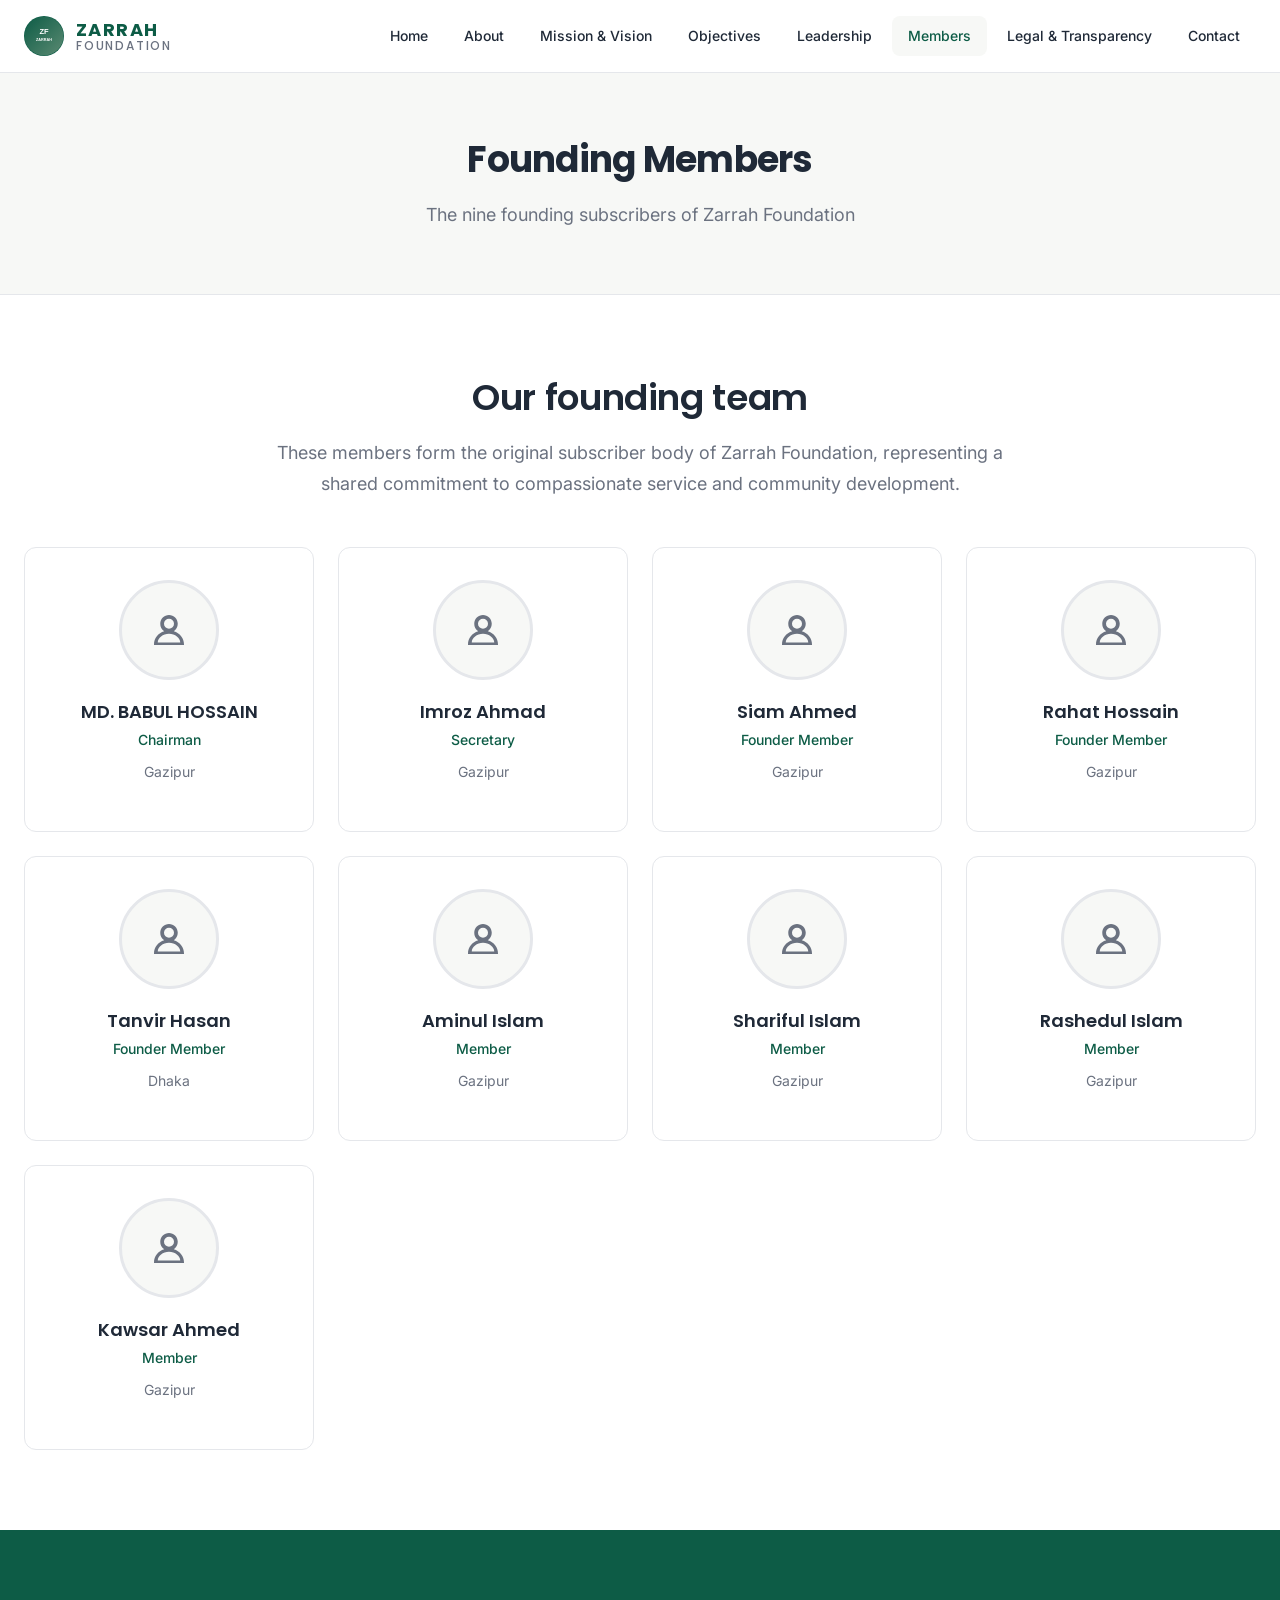
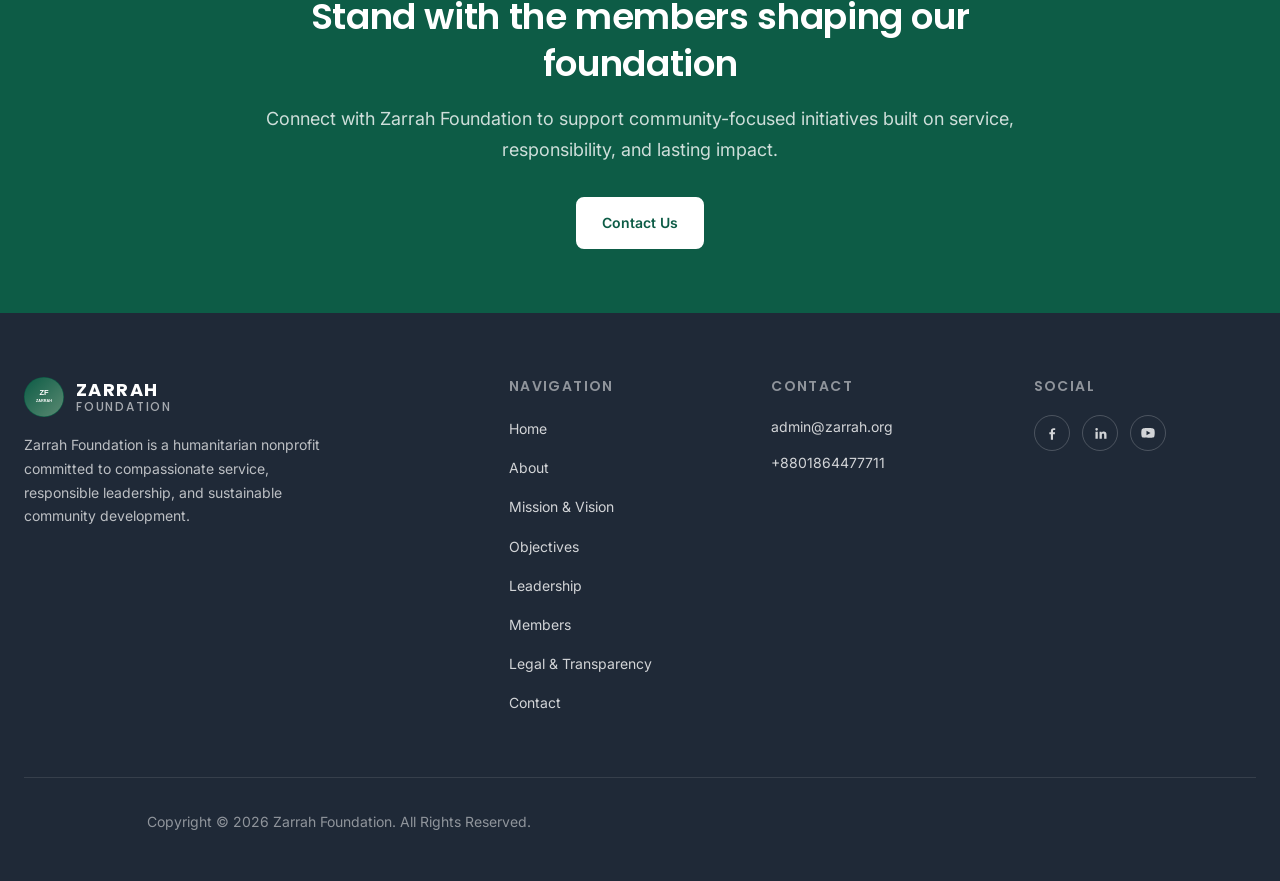
<file: members.html>
<!DOCTYPE html>
<html lang="en">
<head>
  <meta charset="UTF-8">
  <meta name="viewport" content="width=device-width, initial-scale=1.0">
  <title>Founding Members — Zarrah Foundation</title>
  <meta name="description" content="Meet the nine founding members of Zarrah Foundation and the leadership team helping advance compassionate, community-focused service in Bangladesh.">
  <meta name="theme-color" content="#0D5C46">
  <meta name="robots" content="index, follow">
    <link rel="icon" type="image/x-icon" href="/favicon.ico">
  <link rel="apple-touch-icon" sizes="180x180" href="/apple-touch-icon.png">
<link rel="canonical" href="https://zarrah.org/members.html">

  <meta property="og:type" content="website">
  <meta property="og:site_name" content="Zarrah Foundation">
  <meta property="og:title" content="Founding Members — Zarrah Foundation">
  <meta property="og:description" content="Discover the nine founding subscribers of Zarrah Foundation and the roles they serve in building a compassionate, service-driven nonprofit.">
  <meta property="og:url" content="https://zarrah.org/members.html">

  <meta name="twitter:card" content="summary">
  <meta name="twitter:title" content="Founding Members — Zarrah Foundation">
  <meta name="twitter:description" content="Discover the nine founding subscribers of Zarrah Foundation and the roles they serve in building a compassionate, service-driven nonprofit.">

  <link rel="preconnect" href="https://fonts.googleapis.com">
  <link rel="preconnect" href="https://fonts.gstatic.com" crossorigin>
  <link href="https://fonts.googleapis.com/css2?family=Inter:wght@400;500;600;700&family=Poppins:wght@500;600;700&display=swap" rel="stylesheet">
  <link rel="stylesheet" href="assets/css/style.css">
  <link rel="stylesheet" href="assets/css/responsive.css">
  <script src="assets/js/app.js" defer></script>
</head>
<body>
  <a class="skip-link" href="#main-content">Skip to main content</a>

  <header class="header">
    <div class="container">
      <div class="header__inner">
        <a class="logo" href="index.html" aria-label="Zarrah Foundation home">
          <span class="logo__mark" aria-hidden="true">
            <svg viewBox="0 0 24 24" role="img" aria-hidden="true" focusable="false">
              <path d="M5 4h14v3L10 17h9v3H5v-3l9-10H5V4z"></path>
            </svg>
          </span>
          <span class="logo__text">
            <span class="logo__name">ZARRAH</span>
            <span class="logo__tagline">FOUNDATION</span>
          </span>
        </a>

        <button class="nav-toggle" type="button" aria-expanded="false" aria-controls="site-nav" aria-label="Toggle navigation">
          <span class="nav-toggle__bar"></span>
          <span class="nav-toggle__bar"></span>
          <span class="nav-toggle__bar"></span>
        </button>

        <nav class="nav" id="site-nav" aria-label="Primary navigation">
          <a class="nav__link" href="index.html">Home</a>
          <a class="nav__link" href="about.html">About</a>
          <a class="nav__link" href="mission.html">Mission &amp; Vision</a>
          <a class="nav__link" href="objectives.html">Objectives</a>
          <a class="nav__link" href="leadership.html">Leadership</a>
          <a class="nav__link nav__link--active" href="members.html" aria-current="page">Members</a>
          <a class="nav__link" href="legal.html">Legal &amp; Transparency</a>
          <a class="nav__link" href="contact.html">Contact</a>
        </nav>
      </div>
    </div>
  </header>

  <main id="main-content">
    <section class="page-header">
      <div class="container container--narrow">
        <h1 class="reveal">Founding Members</h1>
        <p class="reveal">The nine founding subscribers of Zarrah Foundation</p>
      </div>
    </section>

    <section class="section" aria-labelledby="members-list-title">
      <div class="container">
        <div class="section__header reveal">
          <h2 id="members-list-title">Our founding team</h2>
          <p>These members form the original subscriber body of Zarrah Foundation, representing a shared commitment to compassionate service and community development.</p>
        </div>

        <div class="profile-cards">
          <article class="profile-card reveal">
            <div class="profile-card__photo" aria-hidden="true">
              <svg viewBox="0 0 64 64" role="img" focusable="false">
                <path d="M32 8c7.7 0 14 6.3 14 14 0 4.8-2.4 9.2-6.3 11.8C49.2 36.5 56 45 56 55v1H8v-1c0-10 6.8-18.5 16.3-21.2A13.98 13.98 0 0 1 18 22c0-7.7 6.3-14 14-14Zm0 6a8 8 0 1 0 0 16 8 8 0 0 0 0-16Zm0 24C22.2 38 14.1 44.6 14 52h36c-.1-7.4-8.2-14-18-14Z"></path>
              </svg>
            </div>
            <h3 class="profile-card__name">MD. BABUL HOSSAIN</h3>
            <p class="profile-card__designation">Chairman</p>
            <p class="profile-card__meta">Gazipur</p>
          </article>

          <article class="profile-card reveal">
            <div class="profile-card__photo" aria-hidden="true">
              <svg viewBox="0 0 64 64" role="img" focusable="false">
                <path d="M32 8c7.7 0 14 6.3 14 14 0 4.8-2.4 9.2-6.3 11.8C49.2 36.5 56 45 56 55v1H8v-1c0-10 6.8-18.5 16.3-21.2A13.98 13.98 0 0 1 18 22c0-7.7 6.3-14 14-14Zm0 6a8 8 0 1 0 0 16 8 8 0 0 0 0-16Zm0 24C22.2 38 14.1 44.6 14 52h36c-.1-7.4-8.2-14-18-14Z"></path>
              </svg>
            </div>
            <h3 class="profile-card__name">Imroz Ahmad</h3>
            <p class="profile-card__designation">Secretary</p>
            <p class="profile-card__meta">Gazipur</p>
          </article>

          <article class="profile-card reveal">
            <div class="profile-card__photo" aria-hidden="true">
              <svg viewBox="0 0 64 64" role="img" focusable="false">
                <path d="M32 8c7.7 0 14 6.3 14 14 0 4.8-2.4 9.2-6.3 11.8C49.2 36.5 56 45 56 55v1H8v-1c0-10 6.8-18.5 16.3-21.2A13.98 13.98 0 0 1 18 22c0-7.7 6.3-14 14-14Zm0 6a8 8 0 1 0 0 16 8 8 0 0 0 0-16Zm0 24C22.2 38 14.1 44.6 14 52h36c-.1-7.4-8.2-14-18-14Z"></path>
              </svg>
            </div>
            <h3 class="profile-card__name">Siam Ahmed</h3>
            <p class="profile-card__designation">Founder Member</p>
            <p class="profile-card__meta">Gazipur</p>
          </article>

          <article class="profile-card reveal">
            <div class="profile-card__photo" aria-hidden="true">
              <svg viewBox="0 0 64 64" role="img" focusable="false">
                <path d="M32 8c7.7 0 14 6.3 14 14 0 4.8-2.4 9.2-6.3 11.8C49.2 36.5 56 45 56 55v1H8v-1c0-10 6.8-18.5 16.3-21.2A13.98 13.98 0 0 1 18 22c0-7.7 6.3-14 14-14Zm0 6a8 8 0 1 0 0 16 8 8 0 0 0 0-16Zm0 24C22.2 38 14.1 44.6 14 52h36c-.1-7.4-8.2-14-18-14Z"></path>
              </svg>
            </div>
            <h3 class="profile-card__name">Rahat Hossain</h3>
            <p class="profile-card__designation">Founder Member</p>
            <p class="profile-card__meta">Gazipur</p>
          </article>

          <article class="profile-card reveal">
            <div class="profile-card__photo" aria-hidden="true">
              <svg viewBox="0 0 64 64" role="img" focusable="false">
                <path d="M32 8c7.7 0 14 6.3 14 14 0 4.8-2.4 9.2-6.3 11.8C49.2 36.5 56 45 56 55v1H8v-1c0-10 6.8-18.5 16.3-21.2A13.98 13.98 0 0 1 18 22c0-7.7 6.3-14 14-14Zm0 6a8 8 0 1 0 0 16 8 8 0 0 0 0-16Zm0 24C22.2 38 14.1 44.6 14 52h36c-.1-7.4-8.2-14-18-14Z"></path>
              </svg>
            </div>
            <h3 class="profile-card__name">Tanvir Hasan</h3>
            <p class="profile-card__designation">Founder Member</p>
            <p class="profile-card__meta">Dhaka</p>
          </article>

          <article class="profile-card reveal">
            <div class="profile-card__photo" aria-hidden="true">
              <svg viewBox="0 0 64 64" role="img" focusable="false">
                <path d="M32 8c7.7 0 14 6.3 14 14 0 4.8-2.4 9.2-6.3 11.8C49.2 36.5 56 45 56 55v1H8v-1c0-10 6.8-18.5 16.3-21.2A13.98 13.98 0 0 1 18 22c0-7.7 6.3-14 14-14Zm0 6a8 8 0 1 0 0 16 8 8 0 0 0 0-16Zm0 24C22.2 38 14.1 44.6 14 52h36c-.1-7.4-8.2-14-18-14Z"></path>
              </svg>
            </div>
            <h3 class="profile-card__name">Aminul Islam</h3>
            <p class="profile-card__designation">Member</p>
            <p class="profile-card__meta">Gazipur</p>
          </article>

          <article class="profile-card reveal">
            <div class="profile-card__photo" aria-hidden="true">
              <svg viewBox="0 0 64 64" role="img" focusable="false">
                <path d="M32 8c7.7 0 14 6.3 14 14 0 4.8-2.4 9.2-6.3 11.8C49.2 36.5 56 45 56 55v1H8v-1c0-10 6.8-18.5 16.3-21.2A13.98 13.98 0 0 1 18 22c0-7.7 6.3-14 14-14Zm0 6a8 8 0 1 0 0 16 8 8 0 0 0 0-16Zm0 24C22.2 38 14.1 44.6 14 52h36c-.1-7.4-8.2-14-18-14Z"></path>
              </svg>
            </div>
            <h3 class="profile-card__name">Shariful Islam</h3>
            <p class="profile-card__designation">Member</p>
            <p class="profile-card__meta">Gazipur</p>
          </article>

          <article class="profile-card reveal">
            <div class="profile-card__photo" aria-hidden="true">
              <svg viewBox="0 0 64 64" role="img" focusable="false">
                <path d="M32 8c7.7 0 14 6.3 14 14 0 4.8-2.4 9.2-6.3 11.8C49.2 36.5 56 45 56 55v1H8v-1c0-10 6.8-18.5 16.3-21.2A13.98 13.98 0 0 1 18 22c0-7.7 6.3-14 14-14Zm0 6a8 8 0 1 0 0 16 8 8 0 0 0 0-16Zm0 24C22.2 38 14.1 44.6 14 52h36c-.1-7.4-8.2-14-18-14Z"></path>
              </svg>
            </div>
            <h3 class="profile-card__name">Rashedul Islam</h3>
            <p class="profile-card__designation">Member</p>
            <p class="profile-card__meta">Gazipur</p>
          </article>

          <article class="profile-card reveal">
            <div class="profile-card__photo" aria-hidden="true">
              <svg viewBox="0 0 64 64" role="img" focusable="false">
                <path d="M32 8c7.7 0 14 6.3 14 14 0 4.8-2.4 9.2-6.3 11.8C49.2 36.5 56 45 56 55v1H8v-1c0-10 6.8-18.5 16.3-21.2A13.98 13.98 0 0 1 18 22c0-7.7 6.3-14 14-14Zm0 6a8 8 0 1 0 0 16 8 8 0 0 0 0-16Zm0 24C22.2 38 14.1 44.6 14 52h36c-.1-7.4-8.2-14-18-14Z"></path>
              </svg>
            </div>
            <h3 class="profile-card__name">Kawsar Ahmed</h3>
            <p class="profile-card__designation">Member</p>
            <p class="profile-card__meta">Gazipur</p>
          </article>
        </div>
      </div>
    </section>

    <section class="cta-band">
      <div class="container container--narrow">
        <div class="reveal">
          <h2>Stand with the members shaping our foundation</h2>
          <p>Connect with Zarrah Foundation to support community-focused initiatives built on service, responsibility, and lasting impact.</p>
          <a class="btn btn--primary" href="contact.html">Contact Us</a>
        </div>
      </div>
    </section>
  </main>

  <footer class="footer">
    <div class="container">
      <div class="footer__grid">
        <div class="footer__brand reveal">
          <a class="logo" href="index.html" aria-label="Zarrah Foundation home">
            <span class="logo__mark" aria-hidden="true">
              <svg viewBox="0 0 24 24" role="img" aria-hidden="true" focusable="false">
                <path d="M5 4h14v3L10 17h9v3H5v-3l9-10H5V4z"></path>
              </svg>
            </span>
            <span class="logo__text">
              <span class="logo__name">ZARRAH</span>
              <span class="logo__tagline">FOUNDATION</span>
            </span>
          </a>
          <p>Zarrah Foundation is a humanitarian nonprofit committed to compassionate service, responsible leadership, and sustainable community development.</p>
        </div>

        <div class="reveal">
          <h2 class="footer__heading">Navigation</h2>
          <ul class="footer__links">
            <li><a href="index.html">Home</a></li>
            <li><a href="about.html">About</a></li>
            <li><a href="mission.html">Mission &amp; Vision</a></li>
            <li><a href="objectives.html">Objectives</a></li>
            <li><a href="leadership.html">Leadership</a></li>
            <li><a href="members.html" aria-current="page">Members</a></li>
            <li><a href="legal.html">Legal &amp; Transparency</a></li>
            <li><a href="contact.html">Contact</a></li>
          </ul>
        </div>

        <div class="reveal">
          <h2 class="footer__heading">Contact</h2>
          <ul class="footer__links footer__contact">
            <li><a href="mailto:admin@zarrah.org">admin@zarrah.org</a></li>
            <li><a href="tel:+8801864477711">+8801864477711</a></li>
          </ul>
        </div>

        <div class="reveal">
          <h2 class="footer__heading">Social</h2>
          <div class="footer__social" aria-label="Social media links">
            <a href="https://www.facebook.com/zarrah.org" target="_blank" rel="noopener noreferrer" aria-label="Facebook">
              <svg viewBox="0 0 24 24" role="img" aria-hidden="true" focusable="false">
                <path d="M13.5 22v-8h2.7l.4-3h-3.1V9.1c0-.9.3-1.6 1.6-1.6h1.7V4.8c-.3 0-1.3-.1-2.4-.1-2.4 0-4.1 1.5-4.1 4.2V11H8v3h2.3v8h3.2Z"></path>
              </svg>
            </a>
            <a href="http://linkedin.com/company/zarrah-foundation" target="_blank" rel="noopener noreferrer" aria-label="LinkedIn">
              <svg viewBox="0 0 24 24" role="img" aria-hidden="true" focusable="false">
                <path d="M6.94 8.5A1.94 1.94 0 1 1 6.94 4.6a1.94 1.94 0 0 1 0 3.88ZM5.2 9.98h3.48V20.5H5.2V9.98Zm5.67 0h3.34v1.43h.05c.46-.88 1.6-1.8 3.3-1.8 3.53 0 4.18 2.32 4.18 5.35v5.54h-3.48v-4.91c0-1.17-.02-2.68-1.63-2.68-1.63 0-1.88 1.27-1.88 2.59v5h-3.48V9.98Z"></path>
              </svg>
            </a>
            <a href="https://www.youtube.com/@ZarrahFoundation" target="_blank" rel="noopener noreferrer" aria-label="YouTube">
              <svg viewBox="0 0 24 24" role="img" aria-hidden="true" focusable="false">
                <path d="M21.6 7.2a2.96 2.96 0 0 0-2.09-2.09C17.67 4.6 12 4.6 12 4.6s-5.67 0-7.51.51A2.96 2.96 0 0 0 2.4 7.2 31.5 31.5 0 0 0 1.9 12c0 1.62.17 3.23.5 4.8a2.96 2.96 0 0 0 2.09 2.09c1.84.51 7.51.51 7.51.51s5.67 0 7.51-.51a2.96 2.96 0 0 0 2.09-2.09c.33-1.57.5-3.18.5-4.8s-.17-3.23-.5-4.8ZM9.75 15.3V8.7L15.8 12l-6.05 3.3Z"></path>
              </svg>
            </a>
          </div>
        </div>
      </div>

      <div class="footer__bottom">
        <p>Copyright © 2026 Zarrah Foundation. All Rights Reserved.</p>
      </div>
    </div>
  </footer>
</body>
</html>
</file>
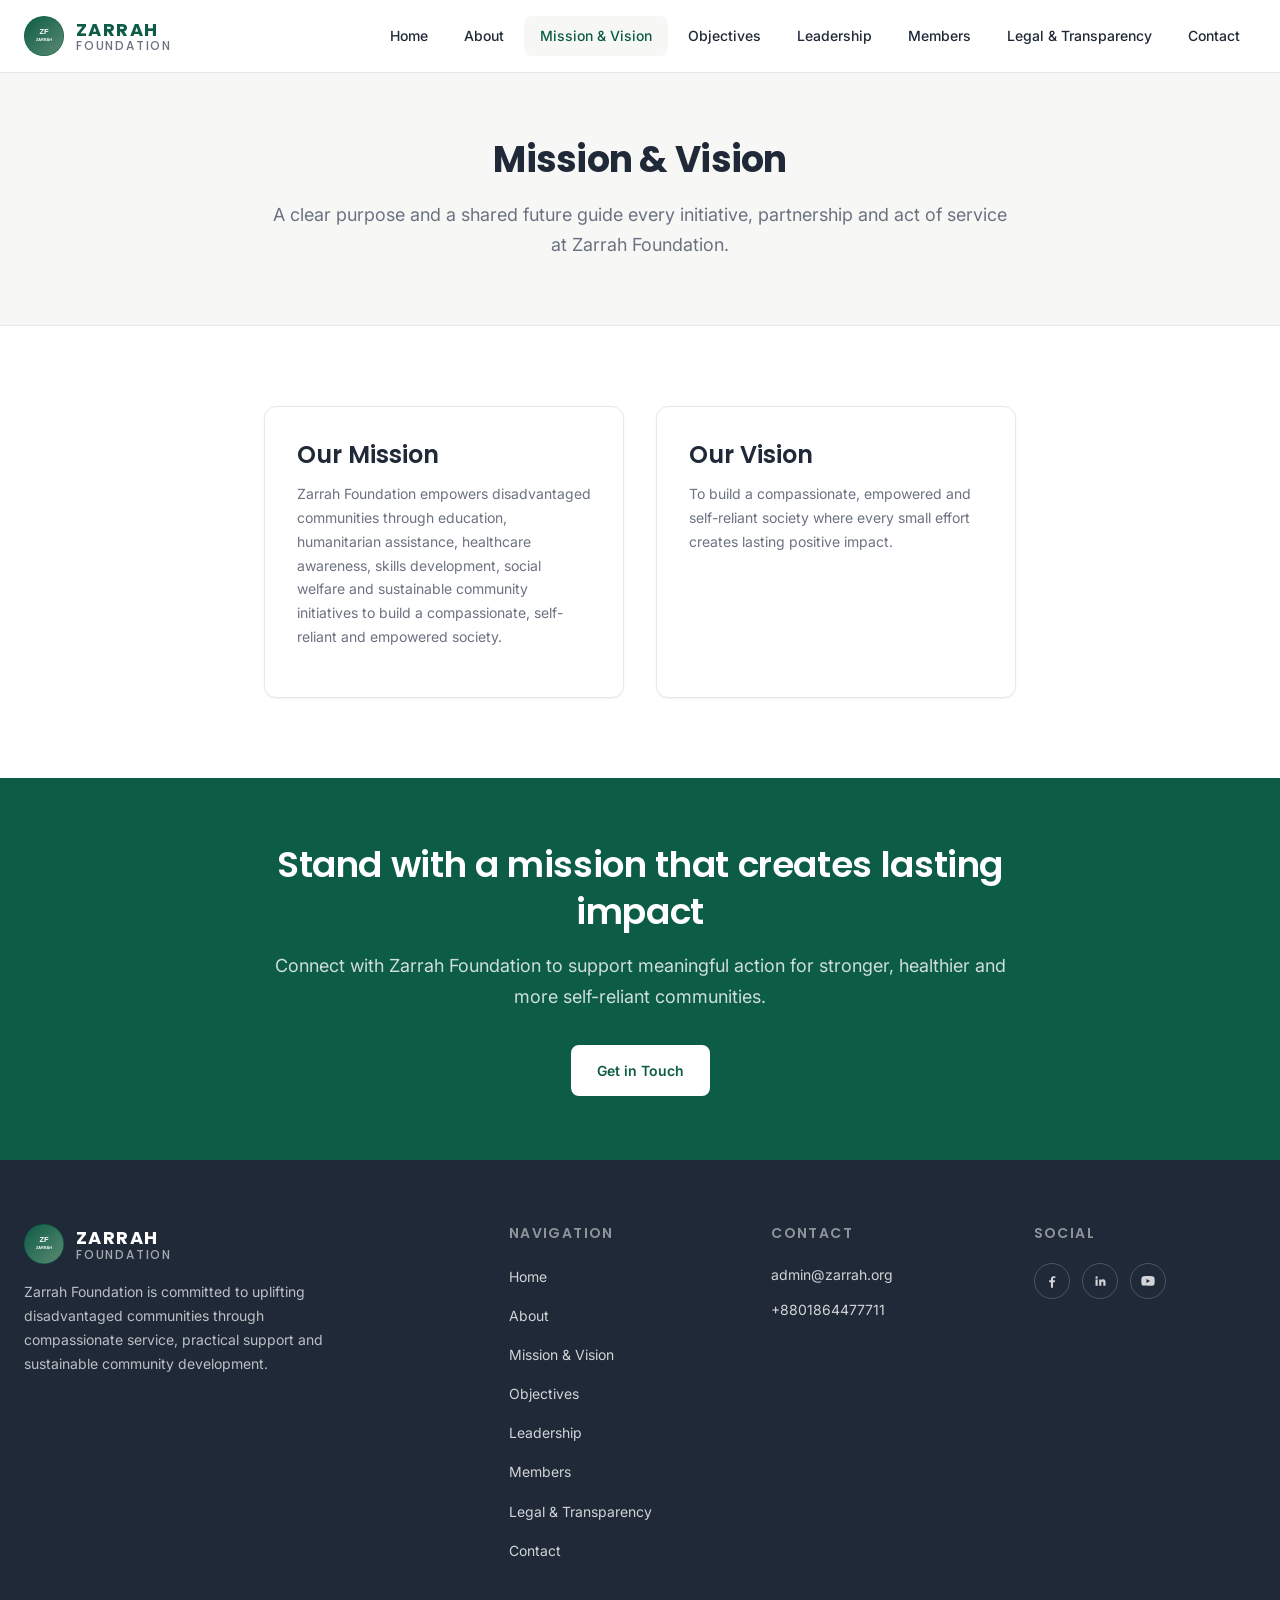
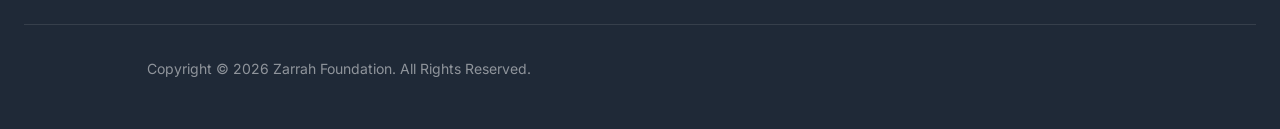
<file: mission.html>
<!DOCTYPE html>
<html lang="en">
<head>
  <meta charset="UTF-8">
  <meta name="viewport" content="width=device-width, initial-scale=1.0">
  <title>Mission &amp; Vision — Zarrah Foundation</title>
  <meta name="description" content="Explore the mission and vision of Zarrah Foundation and our commitment to building a compassionate, empowered and self-reliant society.">
    <link rel="icon" type="image/x-icon" href="/favicon.ico">
  <link rel="apple-touch-icon" sizes="180x180" href="/apple-touch-icon.png">
<link rel="canonical" href="https://zarrah.org/mission.html">
  <meta property="og:type" content="website">
  <meta property="og:title" content="Mission &amp; Vision — Zarrah Foundation">
  <meta property="og:description" content="Learn how Zarrah Foundation empowers disadvantaged communities through education, humanitarian assistance, healthcare awareness, skills development, social welfare and sustainable community initiatives.">
  <meta property="og:url" content="https://zarrah.org/mission.html">
  <meta property="og:site_name" content="Zarrah Foundation">
  <meta name="twitter:card" content="summary">
  <meta name="twitter:title" content="Mission &amp; Vision — Zarrah Foundation">
  <meta name="twitter:description" content="Discover the mission and vision guiding Zarrah Foundation’s work for compassionate, empowered and self-reliant communities.">
  <link rel="preconnect" href="https://fonts.googleapis.com">
  <link rel="preconnect" href="https://fonts.gstatic.com" crossorigin>
  <link href="https://fonts.googleapis.com/css2?family=Inter:wght@400;500;600;700&family=Poppins:wght@500;600;700&display=swap" rel="stylesheet">
  <link rel="stylesheet" href="assets/css/style.css">
  <link rel="stylesheet" href="assets/css/responsive.css">
  <script src="assets/js/app.js" defer></script>
</head>
<body>
  <a class="skip-link" href="#main-content">Skip to main content</a>

  <header class="header">
    <div class="container">
      <div class="header__inner">
        <a class="logo" href="index.html" aria-label="Zarrah Foundation home">
          <span class="logo__mark" aria-hidden="true">
            <svg viewBox="0 0 24 24" role="img" aria-hidden="true">
              <path d="M6 5h12v2.5L10 16.5h8V19H6v-2.5L14 7.5H6V5z"></path>
            </svg>
          </span>
          <span class="logo__text">
            <span class="logo__name">ZARRAH</span>
            <span class="logo__tagline">FOUNDATION</span>
          </span>
        </a>

        <button class="nav-toggle" type="button" aria-expanded="false" aria-controls="site-nav" aria-label="Toggle navigation">
          <span class="nav-toggle__bar"></span>
          <span class="nav-toggle__bar"></span>
          <span class="nav-toggle__bar"></span>
        </button>

        <nav class="nav" id="site-nav" aria-label="Primary navigation">
          <a class="nav__link" href="index.html">Home</a>
          <a class="nav__link" href="about.html">About</a>
          <a class="nav__link nav__link--active" href="mission.html" aria-current="page">Mission &amp; Vision</a>
          <a class="nav__link" href="objectives.html">Objectives</a>
          <a class="nav__link" href="leadership.html">Leadership</a>
          <a class="nav__link" href="members.html">Members</a>
          <a class="nav__link" href="legal.html">Legal &amp; Transparency</a>
          <a class="nav__link" href="contact.html">Contact</a>
        </nav>
      </div>
    </div>
  </header>

  <main id="main-content">
    <section class="page-header">
      <div class="container container--narrow">
        <h1 class="reveal">Mission &amp; Vision</h1>
        <p class="reveal">A clear purpose and a shared future guide every initiative, partnership and act of service at Zarrah Foundation.</p>
      </div>
    </section>

    <section class="section">
      <div class="container container--narrow">
        <div class="two-cards">
          <article class="card card--elevated reveal">
            <h3>Our Mission</h3>
            <p>Zarrah Foundation empowers disadvantaged communities through education, humanitarian assistance, healthcare awareness, skills development, social welfare and sustainable community initiatives to build a compassionate, self-reliant and empowered society.</p>
          </article>

          <article class="card card--elevated reveal">
            <h3>Our Vision</h3>
            <p>To build a compassionate, empowered and self-reliant society where every small effort creates lasting positive impact.</p>
          </article>
        </div>
      </div>
    </section>

    <section class="cta-band">
      <div class="container container--narrow">
        <div class="reveal">
          <h2>Stand with a mission that creates lasting impact</h2>
          <p>Connect with Zarrah Foundation to support meaningful action for stronger, healthier and more self-reliant communities.</p>
          <a class="btn btn--primary" href="contact.html">Get in Touch</a>
        </div>
      </div>
    </section>
  </main>

  <footer class="footer">
    <div class="container">
      <div class="footer__grid">
        <div class="footer__brand">
          <a class="logo" href="index.html" aria-label="Zarrah Foundation home">
            <span class="logo__mark" aria-hidden="true">
              <svg viewBox="0 0 24 24" role="img" aria-hidden="true">
                <path d="M6 5h12v2.5L10 16.5h8V19H6v-2.5L14 7.5H6V5z"></path>
              </svg>
            </span>
            <span class="logo__text">
              <span class="logo__name">ZARRAH</span>
              <span class="logo__tagline">FOUNDATION</span>
            </span>
          </a>
          <p>Zarrah Foundation is committed to uplifting disadvantaged communities through compassionate service, practical support and sustainable community development.</p>
        </div>

        <div>
          <h2 class="footer__heading">Navigation</h2>
          <ul class="footer__links">
            <li><a href="index.html">Home</a></li>
            <li><a href="about.html">About</a></li>
            <li><a href="mission.html" aria-current="page">Mission &amp; Vision</a></li>
            <li><a href="objectives.html">Objectives</a></li>
            <li><a href="leadership.html">Leadership</a></li>
            <li><a href="members.html">Members</a></li>
            <li><a href="legal.html">Legal &amp; Transparency</a></li>
            <li><a href="contact.html">Contact</a></li>
          </ul>
        </div>

        <div>
          <h2 class="footer__heading">Contact</h2>
          <ul class="footer__links footer__contact">
            <li><a href="mailto:admin@zarrah.org">admin@zarrah.org</a></li>
            <li><a href="tel:+8801864477711">+8801864477711</a></li>
          </ul>
        </div>

        <div>
          <h2 class="footer__heading">Social</h2>
          <div class="footer__social">
            <a href="https://www.facebook.com/zarrah.org" target="_blank" rel="noopener noreferrer" aria-label="Facebook">
              <svg viewBox="0 0 24 24" aria-hidden="true">
                <path d="M13.5 22v-8h2.7l.4-3h-3.1V9.1c0-.9.3-1.6 1.7-1.6H17V4.8c-.3 0-1.3-.1-2.5-.1-2.5 0-4.1 1.5-4.1 4.4V11H7.8v3h2.6v8h3.1z"></path>
              </svg>
            </a>
            <a href="http://linkedin.com/company/zarrah-foundation" target="_blank" rel="noopener noreferrer" aria-label="LinkedIn">
              <svg viewBox="0 0 24 24" aria-hidden="true">
                <path d="M6.9 8.6a1.8 1.8 0 1 1 0-3.6 1.8 1.8 0 0 1 0 3.6zM5.3 9.9h3.2V19H5.3V9.9zm5.1 0h3v1.2h.1c.4-.8 1.5-1.6 3-1.6 3.2 0 3.8 2.1 3.8 4.8V19H17v-4c0-1 0-2.3-1.4-2.3s-1.6 1.1-1.6 2.2V19h-3.2V9.9z"></path>
              </svg>
            </a>
            <a href="https://www.youtube.com/@ZarrahFoundation" target="_blank" rel="noopener noreferrer" aria-label="YouTube">
              <svg viewBox="0 0 24 24" aria-hidden="true">
                <path d="M21.6 7.2a2.9 2.9 0 0 0-2-2.1C17.8 4.6 12 4.6 12 4.6s-5.8 0-7.6.5a2.9 2.9 0 0 0-2 2.1C2 9 2 12 2 12s0 3 .4 4.8a2.9 2.9 0 0 0 2 2.1c1.8.5 7.6.5 7.6.5s5.8 0 7.6-.5a2.9 2.9 0 0 0 2-2.1C22 15 22 12 22 12s0-3-.4-4.8zM9.7 15.1V8.9l5.4 3.1-5.4 3.1z"></path>
              </svg>
            </a>
          </div>
        </div>
      </div>

      <div class="footer__bottom">
        <p>Copyright © 2026 Zarrah Foundation. All Rights Reserved.</p>
      </div>
    </div>
  </footer>
</body>
</html>
</file>
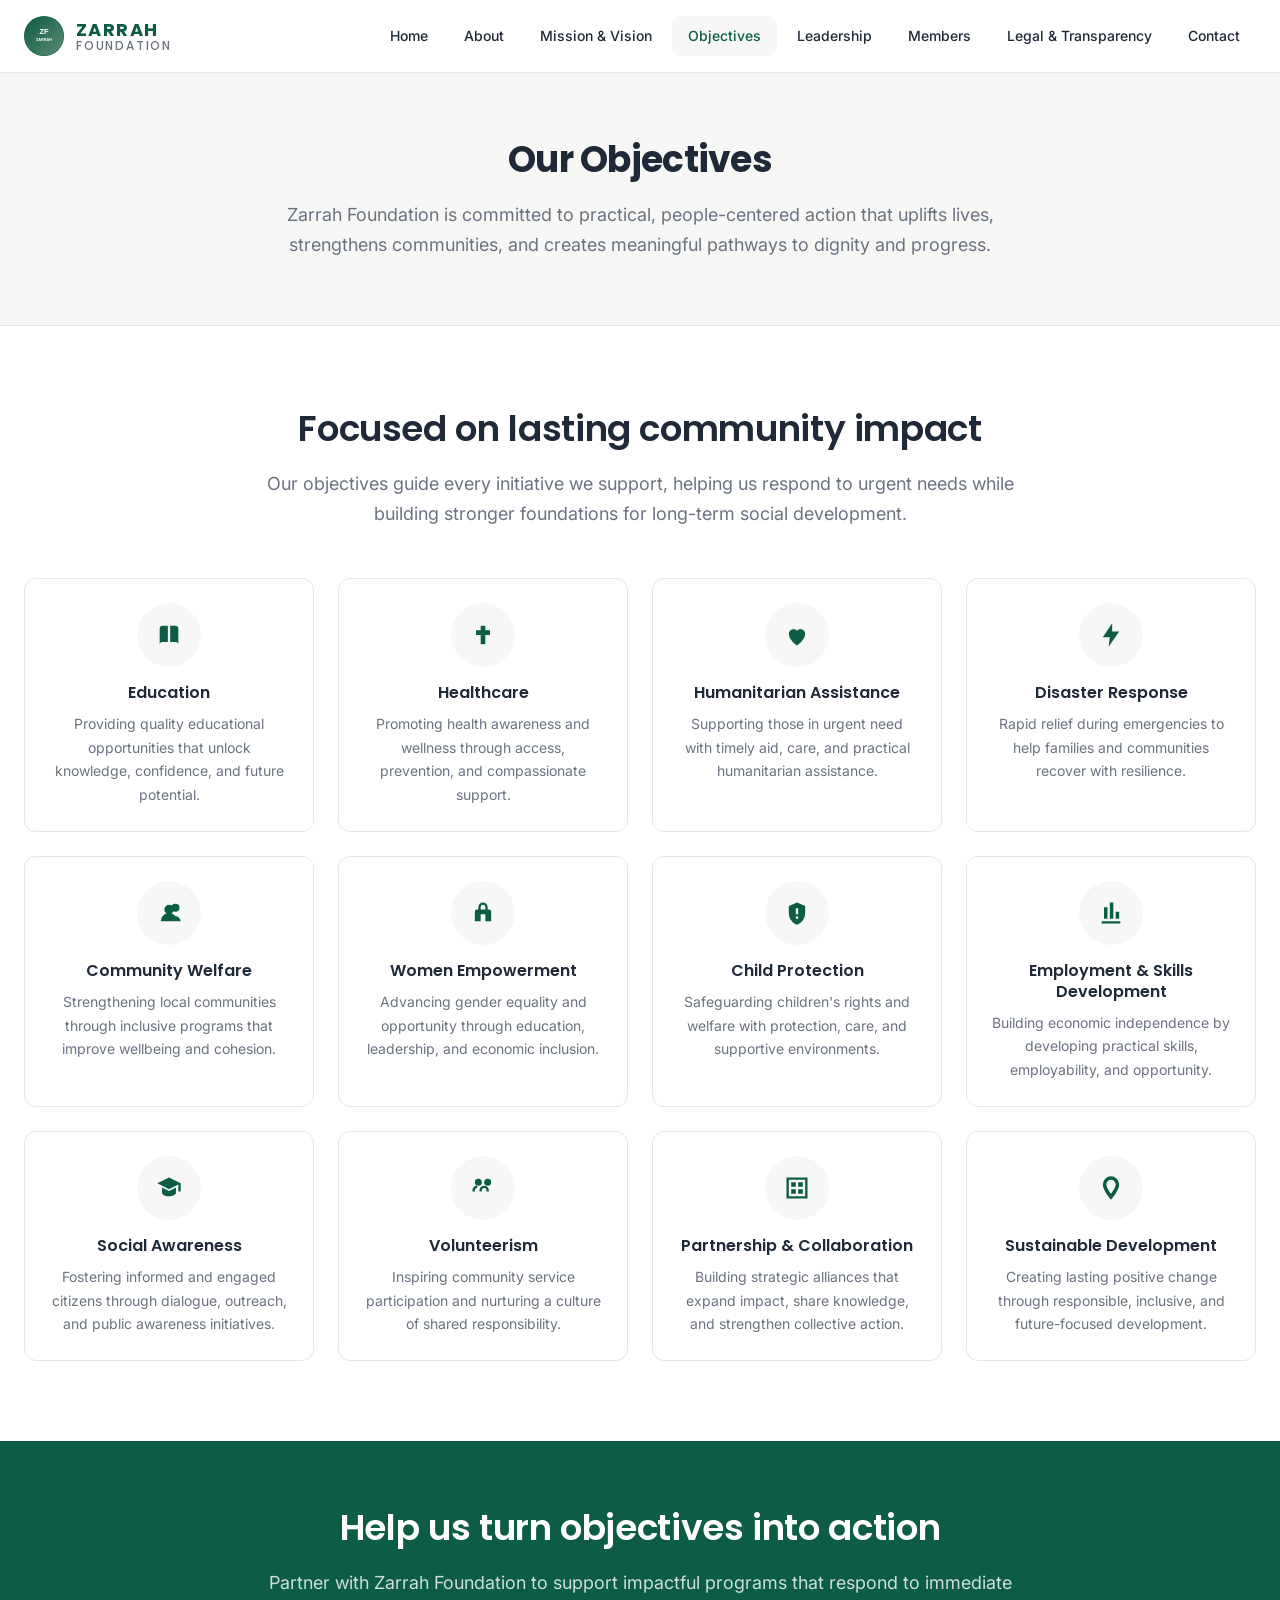
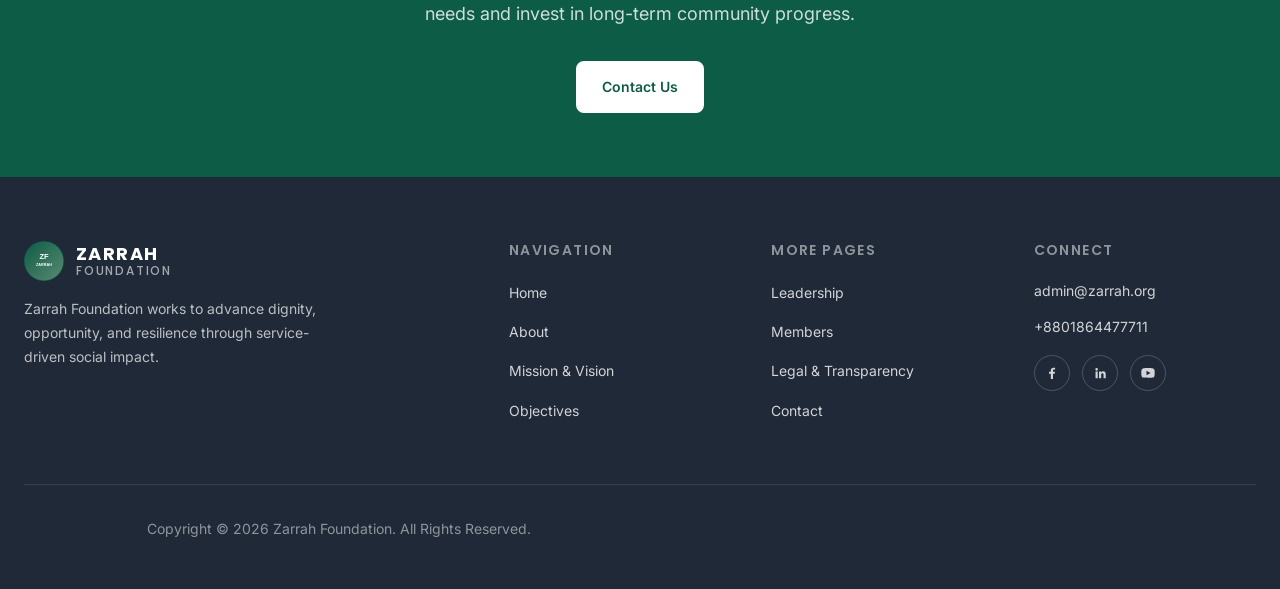
<file: objectives.html>
<!DOCTYPE html>
<html lang="en">
<head>
  <meta charset="UTF-8">
  <meta name="viewport" content="width=device-width, initial-scale=1.0">
  <title>Objectives — Zarrah Foundation</title>
  <meta name="description" content="Explore the core objectives of Zarrah Foundation, from education and healthcare to humanitarian support, empowerment, and sustainable development.">
    <link rel="icon" type="image/x-icon" href="/favicon.ico">
  <link rel="apple-touch-icon" sizes="180x180" href="/apple-touch-icon.png">
<link rel="canonical" href="https://zarrah.org/objectives.html">

  <meta property="og:type" content="website">
  <meta property="og:title" content="Objectives — Zarrah Foundation">
  <meta property="og:description" content="Discover the 12 key objectives guiding Zarrah Foundation's work for education, healthcare, relief, empowerment, and long-term community development.">
  <meta property="og:url" content="https://zarrah.org/objectives.html">
  <meta property="og:site_name" content="Zarrah Foundation">

  <meta name="twitter:card" content="summary_large_image">
  <meta name="twitter:title" content="Objectives — Zarrah Foundation">
  <meta name="twitter:description" content="Discover the 12 key objectives guiding Zarrah Foundation's work for education, healthcare, relief, empowerment, and sustainable change.">

  <link rel="preconnect" href="https://fonts.googleapis.com">
  <link rel="preconnect" href="https://fonts.gstatic.com" crossorigin>
  <link href="https://fonts.googleapis.com/css2?family=Inter:wght@400;500;600;700&family=Poppins:wght@500;600;700&display=swap" rel="stylesheet">
  <link rel="stylesheet" href="assets/css/style.css">
  <link rel="stylesheet" href="assets/css/responsive.css">
  <script src="assets/js/app.js" defer></script>
</head>
<body>
  <a class="skip-link" href="#main-content">Skip to content</a>

  <header class="header">
    <div class="container header__inner">
      <a class="logo" href="index.html" aria-label="Zarrah Foundation home">
        <span class="logo__mark" aria-hidden="true">
          <svg viewBox="0 0 24 24" role="img" aria-hidden="true">
            <path d="M6 5h12v2L9.5 17H18v2H6v-2L14.5 7H6V5z"></path>
          </svg>
        </span>
        <span class="logo__text">
          <span class="logo__name">ZARRAH</span>
          <span class="logo__tagline">FOUNDATION</span>
        </span>
      </a>

      <button class="nav-toggle" type="button" aria-expanded="false" aria-label="Toggle navigation">
        <span class="nav-toggle__bar"></span>
        <span class="nav-toggle__bar"></span>
        <span class="nav-toggle__bar"></span>
      </button>

      <nav class="nav" aria-label="Primary navigation">
        <a class="nav__link" href="index.html">Home</a>
        <a class="nav__link" href="about.html">About</a>
        <a class="nav__link" href="mission.html">Mission &amp; Vision</a>
        <a class="nav__link nav__link--active" href="objectives.html" aria-current="page">Objectives</a>
        <a class="nav__link" href="leadership.html">Leadership</a>
        <a class="nav__link" href="members.html">Members</a>
        <a class="nav__link" href="legal.html">Legal &amp; Transparency</a>
        <a class="nav__link" href="contact.html">Contact</a>
      </nav>
    </div>
  </header>

  <main id="main-content" tabindex="-1">
    <section class="page-header reveal">
      <div class="container container--narrow">
        <h1>Our Objectives</h1>
        <p>
          Zarrah Foundation is committed to practical, people-centered action that uplifts lives,
          strengthens communities, and creates meaningful pathways to dignity and progress.
        </p>
      </div>
    </section>

    <section class="section">
      <div class="container">
        <div class="section__header reveal">
          <h2>Focused on lasting community impact</h2>
          <p>
            Our objectives guide every initiative we support, helping us respond to urgent needs while
            building stronger foundations for long-term social development.
          </p>
        </div>

        <div class="icon-cards">
          <article class="icon-card reveal">
            <div class="icon-card__icon" aria-hidden="true">
              <svg viewBox="0 0 24 24"><path d="M4 6.5A2.5 2.5 0 0 1 6.5 4H11v14H6.5A2.5 2.5 0 0 0 4 20.5V6.5Zm9-2.5h4.5A2.5 2.5 0 0 1 20 6.5v14A2.5 2.5 0 0 0 17.5 18H13V4Z"></path></svg>
            </div>
            <h3>Education</h3>
            <p>Providing quality educational opportunities that unlock knowledge, confidence, and future potential.</p>
          </article>

          <article class="icon-card reveal">
            <div class="icon-card__icon" aria-hidden="true">
              <svg viewBox="0 0 24 24"><path d="M10 4h4v4h4v4h-4v8h-4v-8H6V8h4V4Z"></path></svg>
            </div>
            <h3>Healthcare</h3>
            <p>Promoting health awareness and wellness through access, prevention, and compassionate support.</p>
          </article>

          <article class="icon-card reveal">
            <div class="icon-card__icon" aria-hidden="true">
              <svg viewBox="0 0 24 24"><path d="M12 21s-7-4.35-7-10a4 4 0 0 1 7-2.65A4 4 0 0 1 19 11c0 5.65-7 10-7 10Z"></path></svg>
            </div>
            <h3>Humanitarian Assistance</h3>
            <p>Supporting those in urgent need with timely aid, care, and practical humanitarian assistance.</p>
          </article>

          <article class="icon-card reveal">
            <div class="icon-card__icon" aria-hidden="true">
              <svg viewBox="0 0 24 24"><path d="M13 2 5 14h6l-1 8 9-13h-6l0-7Z"></path></svg>
            </div>
            <h3>Disaster Response</h3>
            <p>Rapid relief during emergencies to help families and communities recover with resilience.</p>
          </article>

          <article class="icon-card reveal">
            <div class="icon-card__icon" aria-hidden="true">
              <svg viewBox="0 0 24 24"><path d="M12 5a4 4 0 1 1 0 8 4 4 0 0 1 0-8Zm-7 14a7 7 0 0 1 14 0H5Zm12.5-8a3.5 3.5 0 1 1 0-7A3.5 3.5 0 0 1 17.5 11ZM19 19a5.98 5.98 0 0 0-2.02-4.5A5 5 0 0 1 22 19h-3Z"></path></svg>
            </div>
            <h3>Community Welfare</h3>
            <p>Strengthening local communities through inclusive programs that improve wellbeing and cohesion.</p>
          </article>

          <article class="icon-card reveal">
            <div class="icon-card__icon" aria-hidden="true">
              <svg viewBox="0 0 24 24"><path d="M12 3a4 4 0 0 1 4 4v2h1a2 2 0 0 1 2 2v8h-5v-6H10v6H5v-8a2 2 0 0 1 2-2h1V7a4 4 0 0 1 4-4Zm-2 6h4V7a2 2 0 1 0-4 0v2Z"></path></svg>
            </div>
            <h3>Women Empowerment</h3>
            <p>Advancing gender equality and opportunity through education, leadership, and economic inclusion.</p>
          </article>

          <article class="icon-card reveal">
            <div class="icon-card__icon" aria-hidden="true">
              <svg viewBox="0 0 24 24"><path d="M12 3 5 6v6c0 4.63 2.97 8.86 7 10 4.03-1.14 7-5.37 7-10V6l-7-3Zm-1 5h2v5h-2V8Zm0 7h2v2h-2v-2Z"></path></svg>
            </div>
            <h3>Child Protection</h3>
            <p>Safeguarding children's rights and welfare with protection, care, and supportive environments.</p>
          </article>

          <article class="icon-card reveal">
            <div class="icon-card__icon" aria-hidden="true">
              <svg viewBox="0 0 24 24"><path d="M4 19h16v2H4v-2Zm2-2V7h3v10H6Zm5 0V3h3v14h-3Zm5 0v-6h3v6h-3Z"></path></svg>
            </div>
            <h3>Employment &amp; Skills Development</h3>
            <p>Building economic independence by developing practical skills, employability, and opportunity.</p>
          </article>

          <article class="icon-card reveal">
            <div class="icon-card__icon" aria-hidden="true">
              <svg viewBox="0 0 24 24"><path d="M12 3 2 8l10 5 8-4v6h2V8L12 3Zm-6 8.5V16c0 1.66 2.69 3 6 3s6-1.34 6-3v-4.5l-6 3-6-3Z"></path></svg>
            </div>
            <h3>Social Awareness</h3>
            <p>Fostering informed and engaged citizens through dialogue, outreach, and public awareness initiatives.</p>
          </article>

          <article class="icon-card reveal">
            <div class="icon-card__icon" aria-hidden="true">
              <svg viewBox="0 0 24 24"><path d="M7 12c1.1 0 2 .9 2 2v1h2v-1a2 2 0 1 1 4 0v1h2v-1a4 4 0 1 0-8 0v1H9v-1c0-1.1-.9-2-2-2a2 2 0 0 0-2 2v1H3v-1c0-2.21 1.79-4 4-4Zm1-2a3 3 0 1 1 0-6 3 3 0 0 1 0 6Zm8 0a3 3 0 1 1 0-6 3 3 0 0 1 0 6Z"></path></svg>
            </div>
            <h3>Volunteerism</h3>
            <p>Inspiring community service participation and nurturing a culture of shared responsibility.</p>
          </article>

          <article class="icon-card reveal">
            <div class="icon-card__icon" aria-hidden="true">
              <svg viewBox="0 0 24 24"><path d="M7 7h4v4H7V7Zm6 0h4v4h-4V7ZM7 13h4v4H7v-4Zm10 0h-4v4h4v-4ZM3 3h18v18H3V3Zm2 2v14h14V5H5Z"></path></svg>
            </div>
            <h3>Partnership &amp; Collaboration</h3>
            <p>Building strategic alliances that expand impact, share knowledge, and strengthen collective action.</p>
          </article>

          <article class="icon-card reveal">
            <div class="icon-card__icon" aria-hidden="true">
              <svg viewBox="0 0 24 24"><path d="M12 2a7 7 0 0 1 7 7c0 5.25-7 13-7 13S5 14.25 5 9a7 7 0 0 1 7-7Zm0 3a4 4 0 0 0-4 4c0 1.87 1.54 4.63 4 8 2.46-3.37 4-6.13 4-8a4 4 0 0 0-4-4Z"></path></svg>
            </div>
            <h3>Sustainable Development</h3>
            <p>Creating lasting positive change through responsible, inclusive, and future-focused development.</p>
          </article>
        </div>
      </div>
    </section>

    <section class="cta-band reveal" aria-labelledby="cta-title">
      <div class="container container--narrow">
        <h2 id="cta-title">Help us turn objectives into action</h2>
        <p>
          Partner with Zarrah Foundation to support impactful programs that respond to immediate needs and invest in long-term community progress.
        </p>
        <a class="btn btn--primary" href="contact.html">Contact Us</a>
      </div>
    </section>
  </main>

  <footer class="footer">
    <div class="container">
      <div class="footer__grid">
        <div class="footer__brand">
          <a class="logo" href="index.html" aria-label="Zarrah Foundation home">
            <span class="logo__mark" aria-hidden="true">
              <svg viewBox="0 0 24 24" role="img" aria-hidden="true">
                <path d="M6 5h12v2L9.5 17H18v2H6v-2L14.5 7H6V5z"></path>
              </svg>
            </span>
            <span class="logo__text">
              <span class="logo__name">ZARRAH</span>
              <span class="logo__tagline">FOUNDATION</span>
            </span>
          </a>
          <p>
            Zarrah Foundation works to advance dignity, opportunity, and resilience through service-driven social impact.
          </p>
        </div>

        <div>
          <h2 class="footer__heading">Navigation</h2>
          <ul class="footer__links">
            <li><a href="index.html">Home</a></li>
            <li><a href="about.html">About</a></li>
            <li><a href="mission.html">Mission &amp; Vision</a></li>
            <li><a href="objectives.html">Objectives</a></li>
          </ul>
        </div>

        <div>
          <h2 class="footer__heading">More Pages</h2>
          <ul class="footer__links">
            <li><a href="leadership.html">Leadership</a></li>
            <li><a href="members.html">Members</a></li>
            <li><a href="legal.html">Legal &amp; Transparency</a></li>
            <li><a href="contact.html">Contact</a></li>
          </ul>
        </div>

        <div>
          <h2 class="footer__heading">Connect</h2>
          <ul class="footer__contact">
            <li><a href="mailto:admin@zarrah.org">admin@zarrah.org</a></li>
            <li><a href="tel:+8801864477711">+8801864477711</a></li>
          </ul>
          <div class="footer__social" aria-label="Social media links">
            <a href="https://www.facebook.com/zarrah.org" target="_blank" rel="noopener noreferrer" aria-label="Facebook">
              <svg viewBox="0 0 24 24"><path d="M13.5 21v-8H16l.5-3h-3V8.2c0-.87.28-1.45 1.55-1.45H16.7V4.07c-.29-.04-1.28-.12-2.43-.12-2.4 0-4.04 1.47-4.04 4.18V10H7.5v3h2.73v8h3.27Z"></path></svg>
            </a>
            <a href="http://linkedin.com/company/zarrah-foundation" target="_blank" rel="noopener noreferrer" aria-label="LinkedIn">
              <svg viewBox="0 0 24 24"><path d="M6.94 8.5A1.94 1.94 0 1 1 6.94 4.62 1.94 1.94 0 0 1 6.94 8.5ZM5.3 9.75h3.27V20H5.3V9.75Zm5.13 0h3.13v1.4h.04c.44-.82 1.5-1.68 3.09-1.68 3.3 0 3.91 2.17 3.91 5V20h-3.27v-4.91c0-1.17-.02-2.68-1.63-2.68-1.64 0-1.9 1.28-1.9 2.6V20h-3.27V9.75Z"></path></svg>
            </a>
            <a href="https://www.youtube.com/@ZarrahFoundation" target="_blank" rel="noopener noreferrer" aria-label="YouTube">
              <svg viewBox="0 0 24 24"><path d="M21.58 7.19a2.98 2.98 0 0 0-2.1-2.1C17.64 4.6 12 4.6 12 4.6s-5.64 0-7.48.49a2.98 2.98 0 0 0-2.1 2.1C1.93 9.03 1.93 12 1.93 12s0 2.97.49 4.81a2.98 2.98 0 0 0 2.1 2.1c1.84.49 7.48.49 7.48.49s5.64 0 7.48-.49a2.98 2.98 0 0 0 2.1-2.1c.49-1.84.49-4.81.49-4.81s0-2.97-.49-4.81ZM9.75 15.5v-7l6 3.5-6 3.5Z"></path></svg>
            </a>
          </div>
        </div>
      </div>

      <div class="footer__bottom">
        <p>Copyright © 2026 Zarrah Foundation. All Rights Reserved.</p>
      </div>
    </div>
  </footer>
</body>
</html>
</file>
<file: assets/css/style.css>
/* ============================================================
   Zarrah Foundation — Design System & Styles
   Version: 1.0.0
   Technology: Pure CSS3, no frameworks
   ============================================================ */

/* ------------------------------------------------------------
   CSS Custom Properties (Design Tokens)
   ------------------------------------------------------------ */
:root {
  /* Colors */
  --color-primary: #0D5C46;
  --color-secondary: #C89B3C;
  --color-background: #FFFFFF;
  --color-light-section: #F7F8F6;
  --color-text: #1F2937;
  --color-accent: #5B8A72;
  --color-border: #E5E7EB;
  --color-muted: #6B7280;

  /* Typography */
  --font-heading: 'Poppins', sans-serif;
  --font-body: 'Inter', sans-serif;

  /* Font Sizes */
  --text-xs: 0.75rem;
  --text-sm: 0.875rem;
  --text-base: 1rem;
  --text-lg: 1.125rem;
  --text-xl: 1.25rem;
  --text-2xl: 1.5rem;
  --text-3xl: 1.875rem;
  --text-4xl: 2.25rem;
  --text-5xl: 3rem;

  /* Spacing */
  --space-1: 0.25rem;
  --space-2: 0.5rem;
  --space-3: 0.75rem;
  --space-4: 1rem;
  --space-5: 1.25rem;
  --space-6: 1.5rem;
  --space-8: 2rem;
  --space-10: 2.5rem;
  --space-12: 3rem;
  --space-16: 4rem;
  --space-20: 5rem;
  --space-24: 6rem;

  /* Layout */
  --max-width: 1280px;
  --max-width-narrow: 800px;
  --border-radius: 8px;
  --border-radius-lg: 12px;

  /* Transitions */
  --transition-fast: 150ms ease;
  --transition-base: 250ms ease;
  --transition-slow: 400ms ease;

  /* Shadows */
  --shadow-sm: 0 1px 2px rgba(0, 0, 0, 0.05);
  --shadow-md: 0 4px 6px rgba(0, 0, 0, 0.07);
  --shadow-lg: 0 10px 15px rgba(0, 0, 0, 0.1);
}

/* ------------------------------------------------------------
   Reset & Base
   ------------------------------------------------------------ */
*,
*::before,
*::after {
  box-sizing: border-box;
  margin: 0;
  padding: 0;
}

html {
  scroll-behavior: smooth;
  -webkit-text-size-adjust: 100%;
}

body {
  font-family: var(--font-body);
  font-size: var(--text-base);
  line-height: 1.7;
  color: var(--color-text);
  background-color: var(--color-background);
  -webkit-font-smoothing: antialiased;
  -moz-osx-font-smoothing: grayscale;
  overflow-x: clip;
}

img {
  max-width: 100%;
  height: auto;
  display: block;
}

a {
  color: var(--color-primary);
  text-decoration: none;
  transition: color var(--transition-fast);
}

a:hover {
  color: var(--color-accent);
}

ul, ol {
  list-style: none;
}

button {
  cursor: pointer;
  font-family: inherit;
  border: none;
  background: none;
}

/* ------------------------------------------------------------
   Skip Link (Accessibility)
   ------------------------------------------------------------ */
.skip-link {
  position: absolute;
  top: -100%;
  left: var(--space-4);
  background: var(--color-primary);
  color: #fff;
  padding: var(--space-3) var(--space-6);
  border-radius: var(--border-radius);
  font-size: var(--text-sm);
  font-weight: 600;
  z-index: 10000;
  transition: top var(--transition-fast);
}

.skip-link:focus {
  top: var(--space-4);
  outline: 3px solid var(--color-secondary);
  outline-offset: 2px;
}

/* ------------------------------------------------------------
   Focus States (Accessibility)
   ------------------------------------------------------------ */
:focus-visible {
  outline: 3px solid var(--color-secondary);
  outline-offset: 2px;
}

/* ------------------------------------------------------------
   Typography
   ------------------------------------------------------------ */
h1, h2, h3, h4, h5, h6 {
  font-family: var(--font-heading);
  font-weight: 600;
  line-height: 1.3;
  color: var(--color-text);
}

h1 {
  font-size: var(--text-5xl);
  font-weight: 700;
  letter-spacing: -0.02em;
}

h2 {
  font-size: var(--text-4xl);
  letter-spacing: -0.01em;
}

h3 {
  font-size: var(--text-2xl);
}

h4 {
  font-size: var(--text-xl);
}

p {
  margin-bottom: var(--space-4);
  max-width: 70ch;
}

.text-muted {
  color: var(--color-muted);
}

.text-center {
  text-align: center;
}

/* ------------------------------------------------------------
   Layout Utilities
   ------------------------------------------------------------ */
.container {
  width: 100%;
  max-width: var(--max-width);
  margin: 0 auto;
  padding: 0 var(--space-6);
}

main,
section,
header,
footer {
  width: 100%;
}

.container--narrow {
  max-width: var(--max-width-narrow);
}

.section {
  padding: var(--space-20) 0;
}

.section--light {
  background-color: var(--color-light-section);
}

.section__header {
  text-align: center;
  margin-bottom: var(--space-12);
}

.section__header h2 {
  margin-bottom: var(--space-4);
}

.section__header p {
  margin: 0 auto;
  color: var(--color-muted);
  font-size: var(--text-lg);
}

/* ------------------------------------------------------------
   Header & Navigation
   ------------------------------------------------------------ */
.header {
  position: sticky;
  top: 0;
  background: var(--color-background);
  border-bottom: 1px solid var(--color-border);
  z-index: 1000;
  padding: var(--space-4) 0;
}

.header__inner {
  display: flex;
  align-items: center;
  justify-content: space-between;
}

/* Logo */
.logo {
  display: flex;
  align-items: center;
  gap: var(--space-3);
  text-decoration: none;
  color: var(--color-text);
}

.logo__mark {
  width: 40px;
  height: 40px;
  border-radius: 50%;
  background-color: var(--color-primary);
  display: flex;
  align-items: center;
  justify-content: center;
  flex-shrink: 0;
  background-image: url('../images/logo/logo.svg');
  background-repeat: no-repeat;
  background-position: center;
  background-size: cover;
  overflow: hidden;
}

.logo__mark > * {
  display: none;
}

.logo__mark svg {
  width: 20px;
  height: 20px;
  fill: #fff;
}

.logo__text {
  display: flex;
  flex-direction: column;
  line-height: 1.1;
}

.logo__name {
  font-family: var(--font-heading);
  font-size: var(--text-lg);
  font-weight: 700;
  color: var(--color-primary);
  letter-spacing: 0.08em;
  text-transform: uppercase;
}

.logo__tagline {
  font-family: var(--font-heading);
  font-size: var(--text-xs);
  font-weight: 500;
  color: var(--color-muted);
  letter-spacing: 0.15em;
  text-transform: uppercase;
}

/* Navigation */
.nav {
  display: flex;
  align-items: center;
  gap: var(--space-1);
}

.nav__link {
  padding: var(--space-2) var(--space-4);
  font-size: var(--text-sm);
  font-weight: 500;
  color: var(--color-text);
  border-radius: var(--border-radius);
  transition: background var(--transition-fast), color var(--transition-fast);
  white-space: normal;
  overflow-wrap: anywhere;
}

.nav__link:hover,
.nav__link--active {
  color: var(--color-primary);
  background-color: var(--color-light-section);
}

/* Mobile Menu Toggle */
.nav-toggle {
  display: none;
  flex-direction: column;
  gap: 5px;
  padding: var(--space-2);
  cursor: pointer;
}

.nav-toggle__bar {
  width: 24px;
  height: 2px;
  background-color: var(--color-text);
  border-radius: 2px;
  transition: transform var(--transition-base), opacity var(--transition-base);
}

.nav-toggle[aria-expanded="true"] .nav-toggle__bar:nth-child(1) {
  transform: translateY(7px) rotate(45deg);
}

.nav-toggle[aria-expanded="true"] .nav-toggle__bar:nth-child(2) {
  opacity: 0;
}

.nav-toggle[aria-expanded="true"] .nav-toggle__bar:nth-child(3) {
  transform: translateY(-7px) rotate(-45deg);
}

/* ------------------------------------------------------------
   Buttons
   ------------------------------------------------------------ */
.btn {
  display: inline-flex;
  align-items: center;
  gap: var(--space-2);
  padding: var(--space-3) var(--space-6);
  font-family: var(--font-body);
  font-size: var(--text-sm);
  font-weight: 600;
  border-radius: var(--border-radius);
  transition: background var(--transition-fast), color var(--transition-fast), box-shadow var(--transition-fast);
  text-decoration: none;
  border: 2px solid transparent;
  max-width: 100%;
  white-space: normal;
  text-align: center;
}

.btn--primary {
  background-color: var(--color-primary);
  color: #fff;
  border-color: var(--color-primary);
}

.btn--primary:hover {
  background-color: #094a38;
  border-color: #094a38;
  color: #fff;
}

.btn--secondary {
  background-color: transparent;
  color: var(--color-primary);
  border-color: var(--color-primary);
}

.btn--secondary:hover {
  background-color: var(--color-primary);
  color: #fff;
}

.btn--download {
  background-color: var(--color-light-section);
  color: var(--color-text);
  border-color: var(--color-border);
}

.btn--download:hover {
  border-color: var(--color-primary);
  color: var(--color-primary);
}

.btn--disabled {
  opacity: 0.5;
  cursor: not-allowed;
  pointer-events: none;
}

/* ------------------------------------------------------------
   Badge
   ------------------------------------------------------------ */
.badge {
  display: inline-flex;
  align-items: center;
  gap: var(--space-2);
  padding: var(--space-2) var(--space-4);
  background-color: var(--color-light-section);
  border: 1px solid var(--color-border);
  border-radius: 100px;
  font-size: var(--text-xs);
  font-weight: 600;
  color: var(--color-primary);
  text-transform: uppercase;
  letter-spacing: 0.05em;
}

.badge__dot {
  width: 8px;
  height: 8px;
  background-color: var(--color-secondary);
  border-radius: 50%;
}

/* ------------------------------------------------------------
   Hero Section
   ------------------------------------------------------------ */
.hero {
  padding: var(--space-24) 0;
  text-align: center;
}

.hero__badge {
  margin-bottom: var(--space-8);
}

.hero h1 {
  margin-bottom: var(--space-4);
  color: var(--color-primary);
}

.hero__subtitle {
  font-family: var(--font-heading);
  font-size: var(--text-xl);
  color: var(--color-accent);
  font-weight: 500;
  font-style: italic;
  margin-bottom: var(--space-8);
}

.hero__description {
  font-size: var(--text-lg);
  color: var(--color-muted);
  max-width: 600px;
  margin: 0 auto var(--space-10);
  line-height: 1.8;
}

.hero__actions {
  display: flex;
  gap: var(--space-4);
  justify-content: center;
  flex-wrap: wrap;
}

/* ------------------------------------------------------------
   Stats Strip
   ------------------------------------------------------------ */
.stats {
  display: grid;
  grid-template-columns: repeat(4, minmax(0, 1fr));
  gap: var(--space-6);
  padding: var(--space-12) 0;
}

.stat-item {
  text-align: center;
  padding: var(--space-6);
  border-radius: var(--border-radius-lg);
  background: var(--color-background);
  border: 1px solid var(--color-border);
}

.stat-item__icon {
  width: 48px;
  height: 48px;
  margin: 0 auto var(--space-4);
  display: flex;
  align-items: center;
  justify-content: center;
  background: var(--color-light-section);
  border-radius: 50%;
}

.stat-item__icon svg {
  width: 24px;
  height: 24px;
  fill: var(--color-primary);
}

.stat-item__label {
  font-family: var(--font-heading);
  font-size: var(--text-base);
  font-weight: 600;
  color: var(--color-text);
}

.stat-item__value {
  font-size: var(--text-sm);
  color: var(--color-muted);
  margin-top: var(--space-1);
}

/* ------------------------------------------------------------
   Cards
   ------------------------------------------------------------ */
.card {
  background: var(--color-background);
  border: 1px solid var(--color-border);
  border-radius: var(--border-radius-lg);
  padding: var(--space-8);
  transition: box-shadow var(--transition-base), transform var(--transition-base);
}

.card:hover {
  box-shadow: var(--shadow-md);
}

.card--elevated {
  box-shadow: var(--shadow-sm);
}

.card__icon {
  width: 56px;
  height: 56px;
  display: flex;
  align-items: center;
  justify-content: center;
  background: var(--color-light-section);
  border-radius: var(--border-radius);
  margin-bottom: var(--space-5);
}

.card__icon svg {
  width: 28px;
  height: 28px;
  fill: var(--color-primary);
}

.card h3 {
  margin-bottom: var(--space-3);
}

.card p {
  color: var(--color-muted);
  font-size: var(--text-sm);
  line-height: 1.7;
}

/* Icon Cards Grid */
.icon-cards {
  display: grid;
  grid-template-columns: repeat(auto-fill, minmax(260px, 1fr));
  gap: var(--space-6);
}

.icon-card {
  padding: var(--space-6);
  border-radius: var(--border-radius-lg);
  border: 1px solid var(--color-border);
  background: var(--color-background);
  transition: box-shadow var(--transition-base), transform var(--transition-base);
  text-align: center;
}

.icon-card:hover,
.icon-card:focus-within {
  box-shadow: var(--shadow-md);
  transform: translateY(-2px);
}

.icon-card__icon {
  width: 64px;
  height: 64px;
  margin: 0 auto var(--space-4);
  display: flex;
  align-items: center;
  justify-content: center;
  background: var(--color-light-section);
  border-radius: 50%;
}

.icon-card__icon svg {
  width: 28px;
  height: 28px;
  fill: var(--color-primary);
}

.icon-card h3 {
  font-size: var(--text-base);
  font-weight: 600;
  margin-bottom: var(--space-2);
}

.icon-card p {
  font-size: var(--text-sm);
  color: var(--color-muted);
  margin: 0 auto;
}

/* Two-column cards */
.two-cards {
  display: grid;
  grid-template-columns: repeat(2, minmax(0, 1fr));
  gap: var(--space-8);
}

/* ------------------------------------------------------------
   Profile Cards (Leadership / Members)
   ------------------------------------------------------------ */
.profile-cards {
  display: grid;
  grid-template-columns: repeat(auto-fill, minmax(280px, 1fr));
  gap: var(--space-6);
}

.profile-card {
  text-align: center;
  padding: var(--space-8);
  border: 1px solid var(--color-border);
  border-radius: var(--border-radius-lg);
  background: var(--color-background);
  transition: box-shadow var(--transition-base);
}

.profile-card:hover {
  box-shadow: var(--shadow-md);
}

.profile-card__photo {
  width: 100px;
  height: 100px;
  border-radius: 50%;
  background: var(--color-light-section);
  margin: 0 auto var(--space-5);
  display: flex;
  align-items: center;
  justify-content: center;
  border: 3px solid var(--color-border);
}

.profile-card__photo svg {
  width: 40px;
  height: 40px;
  fill: var(--color-muted);
}

.profile-card__name {
  font-family: var(--font-heading);
  font-size: var(--text-lg);
  font-weight: 600;
  margin-bottom: var(--space-1);
}

.profile-card__designation {
  font-size: var(--text-sm);
  color: var(--color-primary);
  font-weight: 500;
  margin-bottom: var(--space-2);
}

.profile-card__meta {
  font-size: var(--text-sm);
  color: var(--color-muted);
}

.profile-card__bio {
  font-size: var(--text-sm);
  color: var(--color-muted);
  margin-top: var(--space-4);
  line-height: 1.7;
}

/* Leadership featured cards */
.leadership-cards {
  display: grid;
  grid-template-columns: repeat(2, minmax(0, 1fr));
  gap: var(--space-8);
  max-width: 800px;
  margin: 0 auto;
}

.leadership-card {
  text-align: center;
  padding: var(--space-10);
  border: 1px solid var(--color-border);
  border-radius: var(--border-radius-lg);
  background: var(--color-background);
  box-shadow: var(--shadow-sm);
}

.leadership-card__photo {
  width: 120px;
  height: 120px;
  border-radius: 50%;
  background: var(--color-light-section);
  margin: 0 auto var(--space-6);
  display: flex;
  align-items: center;
  justify-content: center;
  border: 3px solid var(--color-primary);
}

.leadership-card__photo svg {
  width: 48px;
  height: 48px;
  fill: var(--color-muted);
}

.leadership-card__name {
  font-family: var(--font-heading);
  font-size: var(--text-xl);
  font-weight: 700;
  margin-bottom: var(--space-2);
}

.leadership-card__designation {
  font-size: var(--text-base);
  color: var(--color-primary);
  font-weight: 600;
  margin-bottom: var(--space-4);
}

.leadership-card__bio {
  font-size: var(--text-sm);
  color: var(--color-muted);
  line-height: 1.8;
}

/* ------------------------------------------------------------
   Legal / Transparency
   ------------------------------------------------------------ */
.legal-info {
  display: grid;
  grid-template-columns: repeat(auto-fill, minmax(250px, 1fr));
  gap: var(--space-6);
  margin-bottom: var(--space-12);
}

.legal-item {
  padding: var(--space-6);
  background: var(--color-light-section);
  border-radius: var(--border-radius);
  border-left: 4px solid var(--color-primary);
}

.legal-item__label {
  font-size: var(--text-xs);
  font-weight: 600;
  color: var(--color-muted);
  text-transform: uppercase;
  letter-spacing: 0.05em;
  margin-bottom: var(--space-2);
}

.legal-item__value {
  font-family: var(--font-heading);
  font-size: var(--text-lg);
  font-weight: 600;
  color: var(--color-text);
}

.downloads {
  display: grid;
  grid-template-columns: repeat(auto-fill, minmax(280px, 1fr));
  gap: var(--space-4);
}

.download-item {
  display: flex;
  align-items: center;
  justify-content: space-between;
  gap: var(--space-4);
  padding: var(--space-5) var(--space-6);
  border: 1px solid var(--color-border);
  border-radius: var(--border-radius);
  background: var(--color-background);
  transition: border-color var(--transition-fast);
}

.download-item:hover {
  border-color: var(--color-primary);
}

.download-item__info {
  display: flex;
  flex-direction: column;
}

.download-item__name {
  font-weight: 600;
  font-size: var(--text-sm);
  overflow-wrap: anywhere;
}

.download-item__status {
  font-size: var(--text-xs);
  color: var(--color-muted);
}

.download-item__status--coming {
  color: var(--color-secondary);
  font-weight: 500;
}

/* ------------------------------------------------------------
   Contact
   ------------------------------------------------------------ */
.contact-grid {
  display: grid;
  grid-template-columns: repeat(auto-fill, minmax(300px, 1fr));
  gap: var(--space-6);
}

.stats > *,
.icon-cards > *,
.two-cards > *,
.profile-cards > *,
.leadership-cards > *,
.legal-info > *,
.downloads > *,
.contact-grid > *,
.two-col > * {
  min-width: 0;
}

table {
  width: 100%;
  border-collapse: collapse;
  display: block;
  overflow-x: auto;
}

.contact-card {
  padding: var(--space-6);
  border: 1px solid var(--color-border);
  border-radius: var(--border-radius-lg);
  display: flex;
  align-items: flex-start;
  gap: var(--space-4);
}

.contact-card__icon {
  width: 48px;
  height: 48px;
  flex-shrink: 0;
  display: flex;
  align-items: center;
  justify-content: center;
  background: var(--color-light-section);
  border-radius: 50%;
}

.contact-card__icon svg {
  width: 22px;
  height: 22px;
  fill: var(--color-primary);
}

.contact-card__label {
  font-size: var(--text-xs);
  font-weight: 600;
  color: var(--color-muted);
  text-transform: uppercase;
  letter-spacing: 0.05em;
  margin-bottom: var(--space-1);
}

.contact-card__value {
  font-weight: 500;
  font-size: var(--text-base);
}

.contact-card__value a {
  color: var(--color-text);
}

.contact-card__value a:hover {
  color: var(--color-primary);
}

/* Social Links */
.social-links {
  display: flex;
  gap: var(--space-4);
  flex-wrap: wrap;
}

.social-link {
  display: inline-flex;
  align-items: center;
  gap: var(--space-2);
  padding: var(--space-3) var(--space-5);
  border: 1px solid var(--color-border);
  border-radius: var(--border-radius);
  font-size: var(--text-sm);
  font-weight: 500;
  color: var(--color-text);
  transition: border-color var(--transition-fast), color var(--transition-fast);
}

.social-link:hover {
  border-color: var(--color-primary);
  color: var(--color-primary);
}

.social-link svg {
  width: 18px;
  height: 18px;
  fill: currentColor;
}

/* Map Placeholder */
.map-placeholder {
  width: 100%;
  height: 300px;
  background: var(--color-light-section);
  border: 1px solid var(--color-border);
  border-radius: var(--border-radius-lg);
  display: flex;
  align-items: center;
  justify-content: center;
  margin-top: var(--space-8);
}

.map-placeholder__text {
  color: var(--color-muted);
  font-size: var(--text-sm);
}

/* ------------------------------------------------------------
   Two-Column Layout
   ------------------------------------------------------------ */
.two-col {
  display: grid;
  grid-template-columns: 1fr 1fr;
  gap: var(--space-12);
  align-items: start;
}

.two-col__content h2 {
  margin-bottom: var(--space-6);
}

.two-col__content h3 {
  margin-top: var(--space-6);
  margin-bottom: var(--space-3);
  color: var(--color-primary);
  font-size: var(--text-lg);
}

.two-col__visual {
  background: var(--color-light-section);
  border-radius: var(--border-radius-lg);
  height: 400px;
  display: flex;
  align-items: center;
  justify-content: center;
  border: 1px solid var(--color-border);
}

.two-col__visual svg {
  width: 80px;
  height: 80px;
  fill: var(--color-muted);
  opacity: 0.5;
}

/* Values list */
.values-list {
  margin-top: var(--space-4);
}

.values-list li {
  position: relative;
  padding-left: var(--space-6);
  margin-bottom: var(--space-3);
  font-size: var(--text-base);
}

.values-list li::before {
  content: '';
  position: absolute;
  left: 0;
  top: 0.6em;
  width: 8px;
  height: 8px;
  background: var(--color-secondary);
  border-radius: 50%;
}

/* ------------------------------------------------------------
   Footer
   ------------------------------------------------------------ */
.footer {
  background: var(--color-text);
  color: #fff;
  padding: var(--space-16) 0 var(--space-8);
}

.footer__grid {
  display: grid;
  grid-template-columns: 2fr 1fr 1fr 1fr;
  gap: var(--space-10);
  margin-bottom: var(--space-12);
}

.footer__brand .logo__name {
  color: #fff;
}

.footer__brand .logo__tagline {
  color: rgba(255, 255, 255, 0.6);
}

.footer__brand p {
  color: rgba(255, 255, 255, 0.7);
  font-size: var(--text-sm);
  margin-top: var(--space-4);
  max-width: 300px;
}

.footer__heading {
  font-family: var(--font-heading);
  font-size: var(--text-sm);
  font-weight: 600;
  text-transform: uppercase;
  letter-spacing: 0.1em;
  color: rgba(255, 255, 255, 0.5);
  margin-bottom: var(--space-5);
}

.footer__links li {
  margin-bottom: var(--space-3);
}

.footer__links a {
  color: rgba(255, 255, 255, 0.8);
  font-size: var(--text-sm);
  transition: color var(--transition-fast);
}

.footer__links a:hover {
  color: #fff;
}

.footer__contact li {
  color: rgba(255, 255, 255, 0.8);
  font-size: var(--text-sm);
  margin-bottom: var(--space-3);
}

.footer__contact a {
  color: rgba(255, 255, 255, 0.8);
}

.footer__contact a:hover {
  color: #fff;
}

.footer__social {
  display: flex;
  gap: var(--space-3);
  margin-top: var(--space-4);
}

.footer__social a {
  width: 36px;
  height: 36px;
  display: flex;
  align-items: center;
  justify-content: center;
  border-radius: 50%;
  border: 1px solid rgba(255, 255, 255, 0.2);
  transition: border-color var(--transition-fast), background var(--transition-fast);
}

.footer__social a:hover {
  border-color: var(--color-secondary);
  background: rgba(255, 255, 255, 0.05);
}

.footer__social svg {
  width: 16px;
  height: 16px;
  fill: rgba(255, 255, 255, 0.8);
}

.footer__bottom {
  padding-top: var(--space-8);
  border-top: 1px solid rgba(255, 255, 255, 0.1);
  text-align: center;
  color: rgba(255, 255, 255, 0.5);
  font-size: var(--text-sm);
}

/* ------------------------------------------------------------
   Page Header
   ------------------------------------------------------------ */
.page-header {
  padding: var(--space-16) 0;
  text-align: center;
  background: var(--color-light-section);
  border-bottom: 1px solid var(--color-border);
}

.page-header h1 {
  font-size: var(--text-4xl);
  margin-bottom: var(--space-4);
}

.page-header p {
  color: var(--color-muted);
  font-size: var(--text-lg);
  margin: 0 auto;
}

/* ------------------------------------------------------------
   Animations (Intersection Observer reveals)
   ------------------------------------------------------------ */
.reveal {
  opacity: 0;
  transform: translateY(20px);
  transition: opacity var(--transition-slow), transform var(--transition-slow);
}

.reveal--visible {
  opacity: 1;
  transform: translateY(0);
}

/* Respect reduced motion preference */
@media (prefers-reduced-motion: reduce) {
  .reveal {
    opacity: 1;
    transform: none;
    transition: none;
  }

  html {
    scroll-behavior: auto;
  }
}

/* ------------------------------------------------------------
   CTA Band
   ------------------------------------------------------------ */
.cta-band {
  padding: var(--space-16) 0;
  text-align: center;
  background: var(--color-primary);
  color: #fff;
}

.cta-band h2 {
  color: #fff;
  margin-bottom: var(--space-4);
}

.cta-band p {
  color: rgba(255, 255, 255, 0.8);
  margin: 0 auto var(--space-8);
  font-size: var(--text-lg);
}

.cta-band .btn--primary {
  background: #fff;
  color: var(--color-primary);
  border-color: #fff;
}

.cta-band .btn--primary:hover {
  background: var(--color-light-section);
  border-color: var(--color-light-section);
}
</file>
<file: assets/css/responsive.css>
/* ============================================================
   Zarrah Foundation — Responsive Breakpoints
   ============================================================ */

/* ------------------------------------------------------------
   Tablet (max-width: 1024px)
   ------------------------------------------------------------ */
@media (max-width: 1024px) {
  :root {
    --text-5xl: 2.5rem;
    --text-4xl: 2rem;
  }

  .footer__grid {
    grid-template-columns: 1fr 1fr;
    gap: var(--space-8);
  }

  .two-col {
    grid-template-columns: 1fr;
    gap: var(--space-8);
  }

  .two-col__visual {
    height: 300px;
    order: -1;
  }

  .leadership-cards {
    max-width: 100%;
  }

  .two-cards {
    grid-template-columns: 1fr;
  }
}

/* ------------------------------------------------------------
   Mobile Large (max-width: 768px)
   ------------------------------------------------------------ */
@media (max-width: 768px) {
  :root {
    --text-5xl: 2rem;
    --text-4xl: 1.75rem;
    --text-3xl: 1.5rem;
  }

  .header__inner {
    flex-wrap: wrap;
  }

  .nav-toggle {
    display: flex;
  }

  .nav {
    display: none;
    width: 100%;
    flex-direction: column;
    padding: var(--space-4) 0;
    gap: 0;
  }

  .nav--open {
    display: flex;
  }

  .nav__link {
    width: 100%;
    padding: var(--space-3) var(--space-4);
    border-radius: 0;
    border-bottom: 1px solid var(--color-border);
  }

  .hero {
    padding: var(--space-16) 0;
  }

  .stats {
    grid-template-columns: repeat(2, minmax(0, 1fr));
    gap: var(--space-4);
  }

  .icon-cards {
    grid-template-columns: 1fr;
  }

  .leadership-cards {
    grid-template-columns: 1fr;
  }

  .profile-cards {
    grid-template-columns: 1fr;
  }

  .legal-info {
    grid-template-columns: 1fr;
  }

  .downloads {
    grid-template-columns: 1fr;
  }

  .download-item {
    flex-direction: column;
    align-items: flex-start;
  }

  .download-item .btn {
    width: 100%;
    justify-content: center;
  }

  .contact-grid {
    grid-template-columns: 1fr;
  }

  .footer__grid {
    grid-template-columns: 1fr;
    gap: var(--space-8);
  }

  .section {
    padding: var(--space-12) 0;
  }

  .page-header {
    padding: var(--space-10) 0;
  }
}

/* ------------------------------------------------------------
   Mobile Small (max-width: 480px)
   ------------------------------------------------------------ */
@media (max-width: 480px) {
  :root {
    --text-5xl: 1.75rem;
    --text-4xl: 1.5rem;
  }

  .container {
    padding: 0 var(--space-4);
  }

  .logo__text {
    display: none;
  }

  .hero__actions {
    flex-direction: column;
    align-items: center;
  }

  .hero__actions .btn {
    width: 100%;
    justify-content: center;
  }

  .stats {
    grid-template-columns: 1fr;
  }

  .social-links {
    flex-direction: column;
  }

  .social-link {
    justify-content: center;
  }
}

/* ------------------------------------------------------------
   Ultra Wide (min-width: 1440px)
   ------------------------------------------------------------ */
@media (min-width: 1440px) {
  .container {
    max-width: 1280px;
  }

  .hero {
    padding: var(--space-24) 0 var(--space-20);
  }
}
</file>
